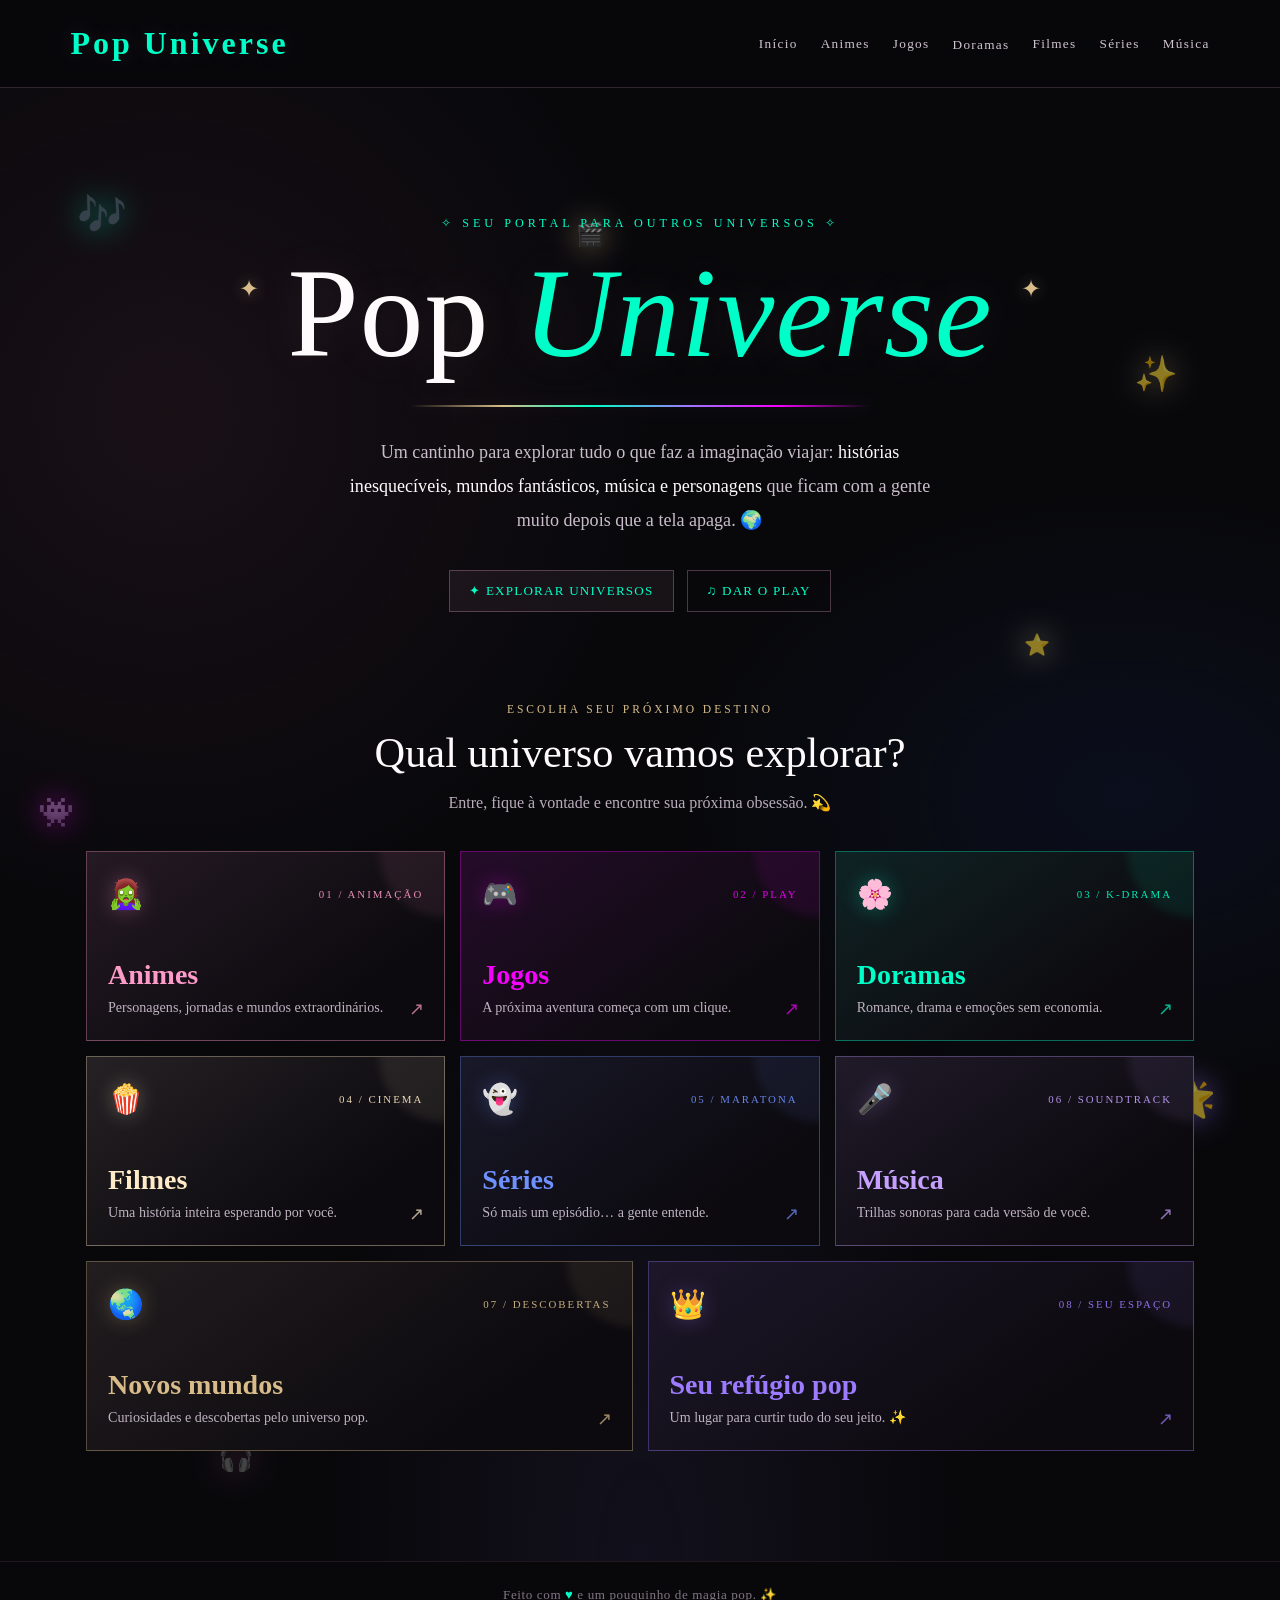
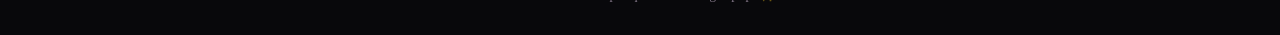
<file: index.html>
<!DOCTYPE html>
<html lang="pt-BR">
<head>
<meta charset="UTF-8">
<meta name="viewport" content="width=device-width, initial-scale=1.0">
<meta name="theme-color" content="#08080b">
<title>Pop Universe</title>

<link rel="preconnect" href="https://fonts.googleapis.com">
<link rel="preconnect" href="https://fonts.gstatic.com" crossorigin>
<link rel="stylesheet" href="Statics/css/style.css">



</head>

<body>

<header>
  <a class="logo" href="index.html" aria-label="Pop Universe — Início">
    Pop Universe
  </a>

  <nav aria-label="Navegação principal">
    <a class="menu-inicio" href="index.html" aria-current="page">Início</a>
    <a class="menu-animes" href="animes.html">Animes</a>
    <a class="menu-jogos" href="jogos.html">Jogos</a>

    <div class="menu-doramas">
      <a href="doramas.html">Doramas</a>

      <div class="generos-doramas">
        <a href="doramasromance.html">Romance</a>
        <a href="doramascomedia.html">Comédia</a>
        <a href="doramas.html#drama">Drama</a>
        <a href="doramas.html#acao">Ação</a>
        <a href="doramas.html#thriller">Thriller</a>
        <a href="doramas.html#fantasia">Fantasia</a>
        <a href="doramas.html#historico">Histórico</a>
      </div>
    </div>

    <a class="menu-filmes" href="filmes.html">Filmes</a>
    <a class="menu-series" href="series.html">Séries</a>
    <a class="menu-musica" href="musica.html">Música</a>
  </nav>
</header>

<main>

  <span class="decor d1" aria-hidden="true">🎶</span>
  <span class="decor d2" aria-hidden="true">✨</span>
  <span class="decor d3" aria-hidden="true">👾</span>
  <span class="decor d4" aria-hidden="true">🌟</span>
  <span class="decor d5" aria-hidden="true">🎧</span>
  <span class="decor d6" aria-hidden="true">⭐</span>
  <span class="decor d7" aria-hidden="true">🦄</span>
  <span class="decor d8" aria-hidden="true">🎬</span>

  <section class="intro" id="inicio" aria-labelledby="titulo-inicio">
    <p class="eyebrow">✧ seu portal para outros universos ✧</p>

    <div class="title-wrap">
      <h1 id="titulo-inicio">Pop <span>Universe</span></h1>
    </div>

    <div class="rainbow-line" aria-hidden="true"></div>

    <p class="intro-copy">
      Um cantinho para explorar tudo o que faz a imaginação viajar:
      <strong>histórias inesquecíveis, mundos fantásticos, música e personagens</strong>
      que ficam com a gente muito depois que a tela apaga. 🌍
    </p>

    <div class="intro-actions">
      <a href="#explorar">✦ explorar universos</a>
      <a href="musica.html">♫ dar o play</a>
    </div>
  </section>

  <section class="universes" id="explorar" aria-labelledby="titulo-explorar">
    <div class="section-heading">
      <p class="mini">escolha seu próximo destino</p>
      <h2 id="titulo-explorar">Qual universo vamos explorar?</h2>
      <p>Entre, fique à vontade e encontre sua próxima obsessão. 💫</p>
    </div>

    <div class="universe-grid">

      <a class="universe-card animes" href="animes.html">
        <div class="card-top">
          <span class="card-emoji">🧟‍♀️</span>
          <span class="card-index">01 / ANIMAÇÃO</span>
        </div>
        <div>
          <h3>Animes</h3>
          <p>Personagens, jornadas e mundos extraordinários.</p>
        </div>
        <span class="card-arrow">↗</span>
      </a>

      <a class="universe-card jogos" href="jogos.html">
        <div class="card-top">
          <span class="card-emoji">🎮</span>
          <span class="card-index">02 / PLAY</span>
        </div>
        <div>
          <h3>Jogos</h3>
          <p>A próxima aventura começa com um clique.</p>
        </div>
        <span class="card-arrow">↗</span>
      </a>

      <a class="universe-card doramas" href="doramas.html">
        <div class="card-top">
          <span class="card-emoji">🌸</span>
          <span class="card-index">03 / K-DRAMA</span>
        </div>
        <div>
          <h3>Doramas</h3>
          <p>Romance, drama e emoções sem economia.</p>
        </div>
        <span class="card-arrow">↗</span>
      </a>

      <a class="universe-card filmes" href="filmes.html">
        <div class="card-top">
          <span class="card-emoji">🍿</span>
          <span class="card-index">04 / CINEMA</span>
        </div>
        <div>
          <h3>Filmes</h3>
          <p>Uma história inteira esperando por você.</p>
        </div>
        <span class="card-arrow">↗</span>
      </a>

      <a class="universe-card series" href="series.html">
        <div class="card-top">
          <span class="card-emoji">👻</span>
          <span class="card-index">05 / MARATONA</span>
        </div>
        <div>
          <h3>Séries</h3>
          <p>Só mais um episódio… a gente entende.</p>
        </div>
        <span class="card-arrow">↗</span>
      </a>

      <a class="universe-card musica" href="musica.html">
        <div class="card-top">
          <span class="card-emoji">🎤</span>
          <span class="card-index">06 / SOUNDTRACK</span>
        </div>
        <div>
          <h3>Música</h3>
          <p>Trilhas sonoras para cada versão de você.</p>
        </div>
        <span class="card-arrow">↗</span>
      </a>

      <a class="universe-card extras" href="index.html#explorar">
        <div class="card-top">
          <span class="card-emoji">🌏</span>
          <span class="card-index">07 / DESCOBERTAS</span>
        </div>
        <div>
          <h3>Novos mundos</h3>
          <p>Curiosidades e descobertas pelo universo pop.</p>
        </div>
        <span class="card-arrow">↗</span>
      </a>

      <a class="universe-card comunidade" href="index.html#inicio">
        <div class="card-top">
          <span class="card-emoji">👑</span>
          <span class="card-index">08 / SEU ESPAÇO</span>
        </div>
        <div>
          <h3>Seu refúgio pop</h3>
          <p>Um lugar para curtir tudo do seu jeito. ✨</p>
        </div>
        <span class="card-arrow">↗</span>
      </a>

    </div>
  </section>

</main>

<footer>
  Feito com <span>♥</span> e um pouquinho de magia pop. ✨
</footer>

</body>
</html>
</file>
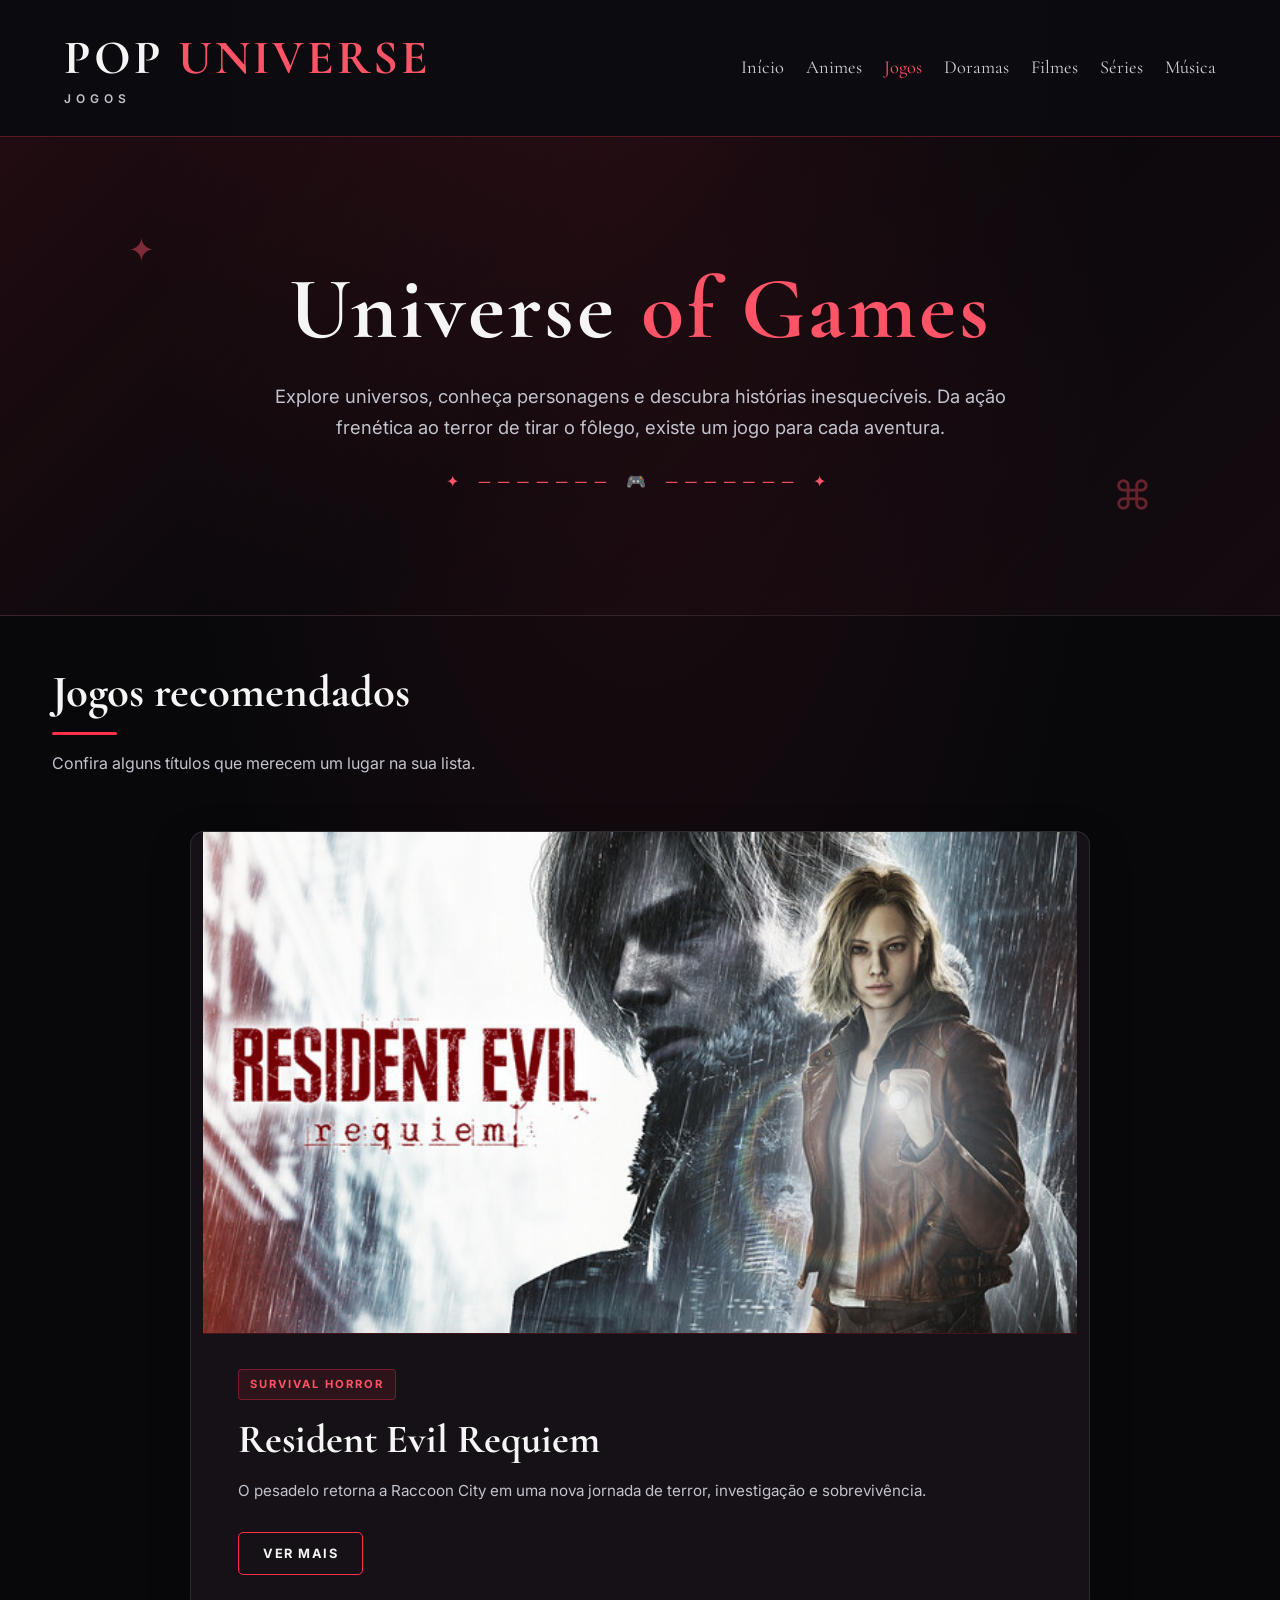
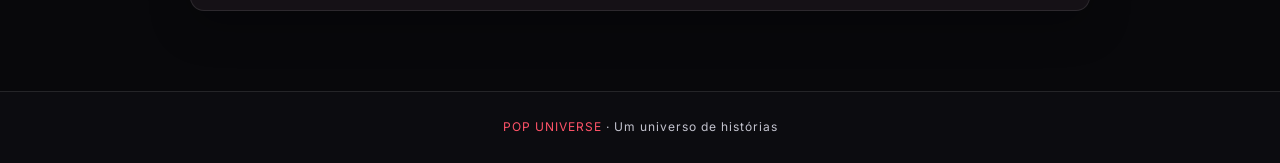
<file: Jogos/jogos.html>
<!DOCTYPE html>
<html lang="pt-BR">

<head>
    <meta charset="UTF-8">
    <meta name="viewport" content="width=device-width, initial-scale=1.0">

    <title>Jogos | Pop Universe</title>

    <!-- Bootstrap 5.3 -->
    <link
        href="https://cdn.jsdelivr.net/npm/bootstrap@5.3.3/dist/css/bootstrap.min.css"
        rel="stylesheet"
    >

    <!-- Fontes -->
    <link rel="preconnect" href="https://fonts.googleapis.com">
    <link rel="preconnect" href="https://fonts.gstatic.com" crossorigin>
    <link
        href="https://fonts.googleapis.com/css2?family=Cormorant+Garamond:wght@400;500;600;700&family=Inter:wght@400;500;600;700&display=swap"
        rel="stylesheet"
    >

    <style>
        /* ===== CONFIGURAÇÕES GERAIS ===== */

        :root {
            --background: #08080b;
            --surface: #151116;
            --surface-hover: #20151b;
            --text: #f5f5f5;
            --muted: #c3c3ce;
            --red: #ff3048;
            --red-light: #ff5368;
            --border: rgba(255, 255, 255, 0.10);
        }

        * {
            box-sizing: border-box;
        }

        html {
            scroll-behavior: smooth;
        }

        body {
            margin: 0;
            min-height: 100vh;
            background:
                radial-gradient(
                    ellipse at top,
                    rgba(255, 48, 72, 0.10),
                    transparent 55%
                ),
                var(--background);
            color: var(--text);
            font-family: 'Inter', sans-serif;
            line-height: 1.7;
        }

        /* ===== CABEÇALHO ===== */

        header {
            padding: 30px 5%;
            background: rgba(12, 12, 16, 0.96);
            border-bottom: 1px solid rgba(255, 48, 72, 0.35);
        }

        .header-content {
            max-width: 1400px;
            margin: 0 auto;
            display: flex;
            justify-content: space-between;
            align-items: center;
            flex-wrap: wrap;
            gap: 20px;
        }

        header h1 {
            margin: 0;
            color: var(--text);
            font-family: 'Cormorant Garamond', serif;
            font-size: clamp(2rem, 4vw, 3rem);
            font-weight: 700;
            letter-spacing: 3px;
            text-transform: uppercase;
        }

        header h1 span {
            color: var(--red-light);
        }

        header h2 {
            margin: 4px 0 0;
            color: var(--muted);
            font-size: 0.75rem;
            font-weight: 600;
            letter-spacing: 5px;
            text-transform: uppercase;
        }

        /* ===== NAVEGAÇÃO ===== */

        .site-nav {
            display: flex;
            align-items: center;
            flex-wrap: wrap;
            gap: 22px;
        }

        .site-nav a {
            color: #d0d0d8;
            text-decoration: none;
            font-family: 'Cormorant Garamond', serif;
            font-size: 1.15rem;
            transition: color 0.25s ease;
        }

        .site-nav a:hover,
        .site-nav a:focus-visible,
        .site-nav a[aria-current="page"] {
            color: var(--red-light);
        }

        /* ===== BANNER PRINCIPAL ===== */

        .hero {
            position: relative;
            overflow: hidden;
            padding: clamp(65px, 10vw, 120px) 20px;
            text-align: center;
            background:
                linear-gradient(
                    135deg,
                    rgba(255, 48, 72, 0.10),
                    transparent 45%,
                    rgba(70, 20, 35, 0.20)
                );
            border-bottom: 1px solid var(--border);
        }

        .hero::before {
            content: "✦";
            position: absolute;
            top: 18%;
            left: 10%;
            color: rgba(255, 83, 104, 0.45);
            font-size: 2rem;
        }

        .hero::after {
            content: "⌘";
            position: absolute;
            right: 10%;
            bottom: 18%;
            color: rgba(255, 83, 104, 0.35);
            font-size: 2.5rem;
        }

        .hero h2 {
            margin-bottom: 18px;
            color: var(--text);
            font-family: 'Cormorant Garamond', serif;
            font-size: clamp(3rem, 8vw, 5.5rem);
            font-weight: 700;
            letter-spacing: 3px;
        }

        .hero h2 span {
            color: var(--red-light);
        }

        .hero p {
            max-width: 760px;
            margin: 0 auto;
            color: var(--muted);
            font-size: clamp(0.95rem, 2vw, 1.15rem);
        }

        .hero-decoration {
            margin-top: 25px;
            color: var(--red-light);
            letter-spacing: 8px;
        }

        /* ===== CONTEÚDO ===== */

        main.container {
            max-width: 1200px;
            padding-top: 50px;
            padding-bottom: 80px;
        }

        /* ===== TÍTULO DAS RECOMENDAÇÕES ===== */

        .jogos-recomendados {
            margin-bottom: 30px;
        }

        .jogos-recomendados h2 {
            margin-bottom: 12px;
            color: var(--text);
            font-family: 'Cormorant Garamond', serif;
            font-size: clamp(2rem, 4vw, 2.8rem);
            font-weight: 700;
        }

        .titulo-detalhe {
            width: 65px;
            height: 3px;
            background: var(--red);
            border-radius: 10px;
        }

        .section-description {
            margin-top: 15px;
            color: var(--muted);
        }

        /* ===== CARD DOS JOGOS ===== */

        .game-card {
                        width: 100%;
                        max-width: 900px;
                        margin-left: auto;
                        margin-right: auto;
                        height: 100%;
                        overflow: hidden;
                        background: var(--surface);
                        color: var(--text);
                        border: 1px solid var(--border);
                        border-radius: 14px;
                        box-shadow: 0 15px 40px rgba(0, 0, 0, 0.25);
                        transition:
                            transform 0.3s ease,
                            border-color 0.3s ease,
                            box-shadow 0.3s ease;
}
        .game-card:hover {
            transform: translateY(-5px);
            background: var(--surface-hover);
            border-color: rgba(255, 48, 72, 0.65);
            box-shadow: 0 18px 45px rgba(255, 48, 72, 0.10);
        }

        /* ===== IMAGEM DO JOGO ===== */

                .game-card > .game-image {

                                            display: block;
                                            width: 100%;
                                            max-width: 980px;
                                            height: auto;
                                            object-fit: contain;
                                            margin: 0 auto;
                                            background: #08080b;
                                            border-bottom: 1px solid rgba(255, 48, 72, 0.25);
            }

        

        .game-card .card-body {
            padding: clamp(22px, 4vw, 35px);
        }

        .game-tag {
            display: inline-block;
            margin-bottom: 15px;
            padding: 5px 11px;
            color: var(--red-light);
            background: rgba(255, 48, 72, 0.10);
            border: 1px solid rgba(255, 48, 72, 0.35);
            border-radius: 4px;
            font-size: 0.7rem;
            font-weight: 700;
            letter-spacing: 2px;
            text-transform: uppercase;
        }

        .game-card .card-title {
            margin-bottom: 15px;
            color: var(--text);
            font-family: 'Cormorant Garamond', serif;
            font-size: clamp(1.8rem, 4vw, 2.5rem);
            font-weight: 700;
        }

        .game-card .card-text {
            color: var(--muted);
            font-size: 0.95rem;
        }

        /* ===== BOTÃO BOOTSTRAP PERSONALIZADO ===== */

        .btn-requiem {
            margin-top: 12px;
            padding: 11px 24px;
            color: var(--text);
            background: transparent;
            border: 1px solid var(--red);
            border-radius: 5px;
            font-size: 0.8rem;
            font-weight: 700;
            letter-spacing: 1.5px;
            text-transform: uppercase;
            transition:
                background 0.25s ease,
                color 0.25s ease,
                box-shadow 0.25s ease;
        }

        .btn-requiem:hover,
        .btn-requiem:active {
            color: #fff;
            background: var(--red);
            border-color: var(--red);
            box-shadow: 0 0 22px rgba(255, 48, 72, 0.25);
        }

        .btn-requiem:focus-visible {
            color: #fff;
            background: var(--red);
            outline: 2px solid white;
            outline-offset: 4px;
            box-shadow: none;
        }

        /* ===== COLLAPSE ===== */

        .game-details {
            margin-top: 25px;
            padding: 22px;
            background: rgba(0, 0, 0, 0.25);
            border-left: 3px solid var(--red);
            border-radius: 0 6px 6px 0;
        }

        .game-details p {
            margin: 0;
            color: var(--muted);
            font-size: 0.92rem;
            line-height: 1.9;
        }

        /* ===== RODAPÉ ===== */

        footer {
            padding: 25px 20px;
            color: var(--muted);
            background: #0c0c10;
            border-top: 1px solid var(--border);
            text-align: center;
            font-size: 0.75rem;
            letter-spacing: 1px;
        }

        footer p {
            margin: 0;
        }

        footer span {
            color: var(--red-light);
        }

        /* ===== RESPONSIVIDADE ===== */

        @media (max-width: 768px) {
            .header-content {
                justify-content: center;
                text-align: center;
            }

            .site-nav {
                justify-content: center;
                gap: 12px 20px;
            }

            .hero::before {
                left: 4%;
            }

            .hero::after {
                right: 4%;
            }
        }

        @media (max-width: 576px) {
            header {
                padding: 25px 16px;
            }

            .site-nav a {
                font-size: 1rem;
            }

            main.container {
                padding-top: 35px;
                padding-bottom: 50px;
            }

            .game-card .card-body {
                padding: 22px;
            }

            .game-details {
                padding: 17px;
            }
        }

        /* ===== ACESSIBILIDADE ===== */

        @media (prefers-reduced-motion: reduce) {
            html {
                scroll-behavior: auto;
            }

            *,
            *::before,
            *::after {
                transition-duration: 0.01ms !important;
                animation-duration: 0.01ms !important;
            }
        }
    </style>
</head>

<body>

    <!-- CABEÇALHO -->
    <header>
        <div class="header-content">

            <div class="brand">
                <h1>Pop <span>Universe</span></h1>
                <h2>Jogos</h2>
            </div>

            <nav class="site-nav" aria-label="Navegação principal">
                <a href="../index.html">Início</a>
                <a href="../Animes/animes.html">Animes</a>
                <a href="jogos.html" aria-current="page">Jogos</a>
                <a href="../Doramas/Doramas/doramas.html">Doramas</a>
                <a href="../Filmes/filmes.html">Filmes</a>
                <a href="../Series/series.html">Séries</a>
                <a href="../Musica/musica.html">Música</a>
            </nav>

        </div>
    </header>

    <!-- BANNER -->
    <section class="hero" aria-labelledby="titulo-jogos">
        <h2 id="titulo-jogos">Universe <span>of Games</span></h2>

        <p>
            Explore universos, conheça personagens e descubra histórias
            inesquecíveis. Da ação frenética ao terror de tirar o fôlego,
            existe um jogo para cada aventura.
        </p>

        <div class="hero-decoration" aria-hidden="true">
            ✦ ─────── 🎮 ─────── ✦
        </div>
    </section>

    <!-- CONTEÚDO PRINCIPAL -->
    <main class="container">

        <!-- TÍTULO DAS RECOMENDAÇÕES -->
        <section aria-labelledby="titulo-recomendados">

            <div class="jogos-recomendados">
                <h2 id="titulo-recomendados">Jogos recomendados</h2>
                <div class="titulo-detalhe"></div>

                <p class="section-description">
                    Confira alguns títulos que merecem um lugar na sua lista.
                </p>
            </div>

            <!-- GRID RESPONSIVO DO BOOTSTRAP -->
            <div class="row g-4">

                <!-- RESIDENT EVIL REQUIEM -->
                    <div class="col-12 d-flex justify-content-center"></div>
                    <article class="card game-card">

                        <!-- IMAGEM DO JOGO -->
                        <img
                  
                            src="./imagens/resident-evil-requiem.jpg.jpg"
                            class="game-image"
                            alt="Arte promocional de Resident Evil Requiem"
                            loading="lazy"
    >

                        <div class="card-body">

                            <span class="game-tag">
                                Survival Horror
                            </span>

                            <h3 class="card-title">
                                Resident Evil Requiem
                            </h3>

                            <p class="card-text">
                                O pesadelo retorna a Raccoon City em uma
                                nova jornada de terror, investigação
                                e sobrevivência.
                            </p>

                            <button
                                class="btn btn-requiem"
                                type="button"
                                data-bs-toggle="collapse"
                                data-bs-target="#detalhesRequiem"
                                aria-expanded="false"
                                aria-controls="detalhesRequiem">
                                Ver mais
                            </button>

                            <div
                                class="collapse game-details"
                                id="detalhesRequiem">

                                <p>
                                    Desenvolvido pela Capcom, Resident Evil
                                    Requiem acompanha Grace Ashcroft,
                                    analista do FBI, e Leon S. Kennedy,
                                    agente veterano, em uma jornada marcada
                                    por mistérios, criaturas aterrorizantes
                                    e segredos ligados ao incidente de
                                    Raccoon City.
                                </p>

                            </div>

                        </div>
                    </article>
                </div>

                <!-- OUTROS JOGOS PODEM SER ADICIONADOS AQUI -->

            </div>
        </section>
    </main>

    <!-- RODAPÉ -->
    <footer>
        <p>
            <span>POP UNIVERSE</span> · Um universo de histórias
        </p>
    </footer>

    <!-- Bootstrap JavaScript Bundle: necessário para o Collapse -->
    <script src="https://cdn.jsdelivr.net/npm/bootstrap@5.3.3/dist/js/bootstrap.bundle.min.js"></script>

</body>
</html>
</file>
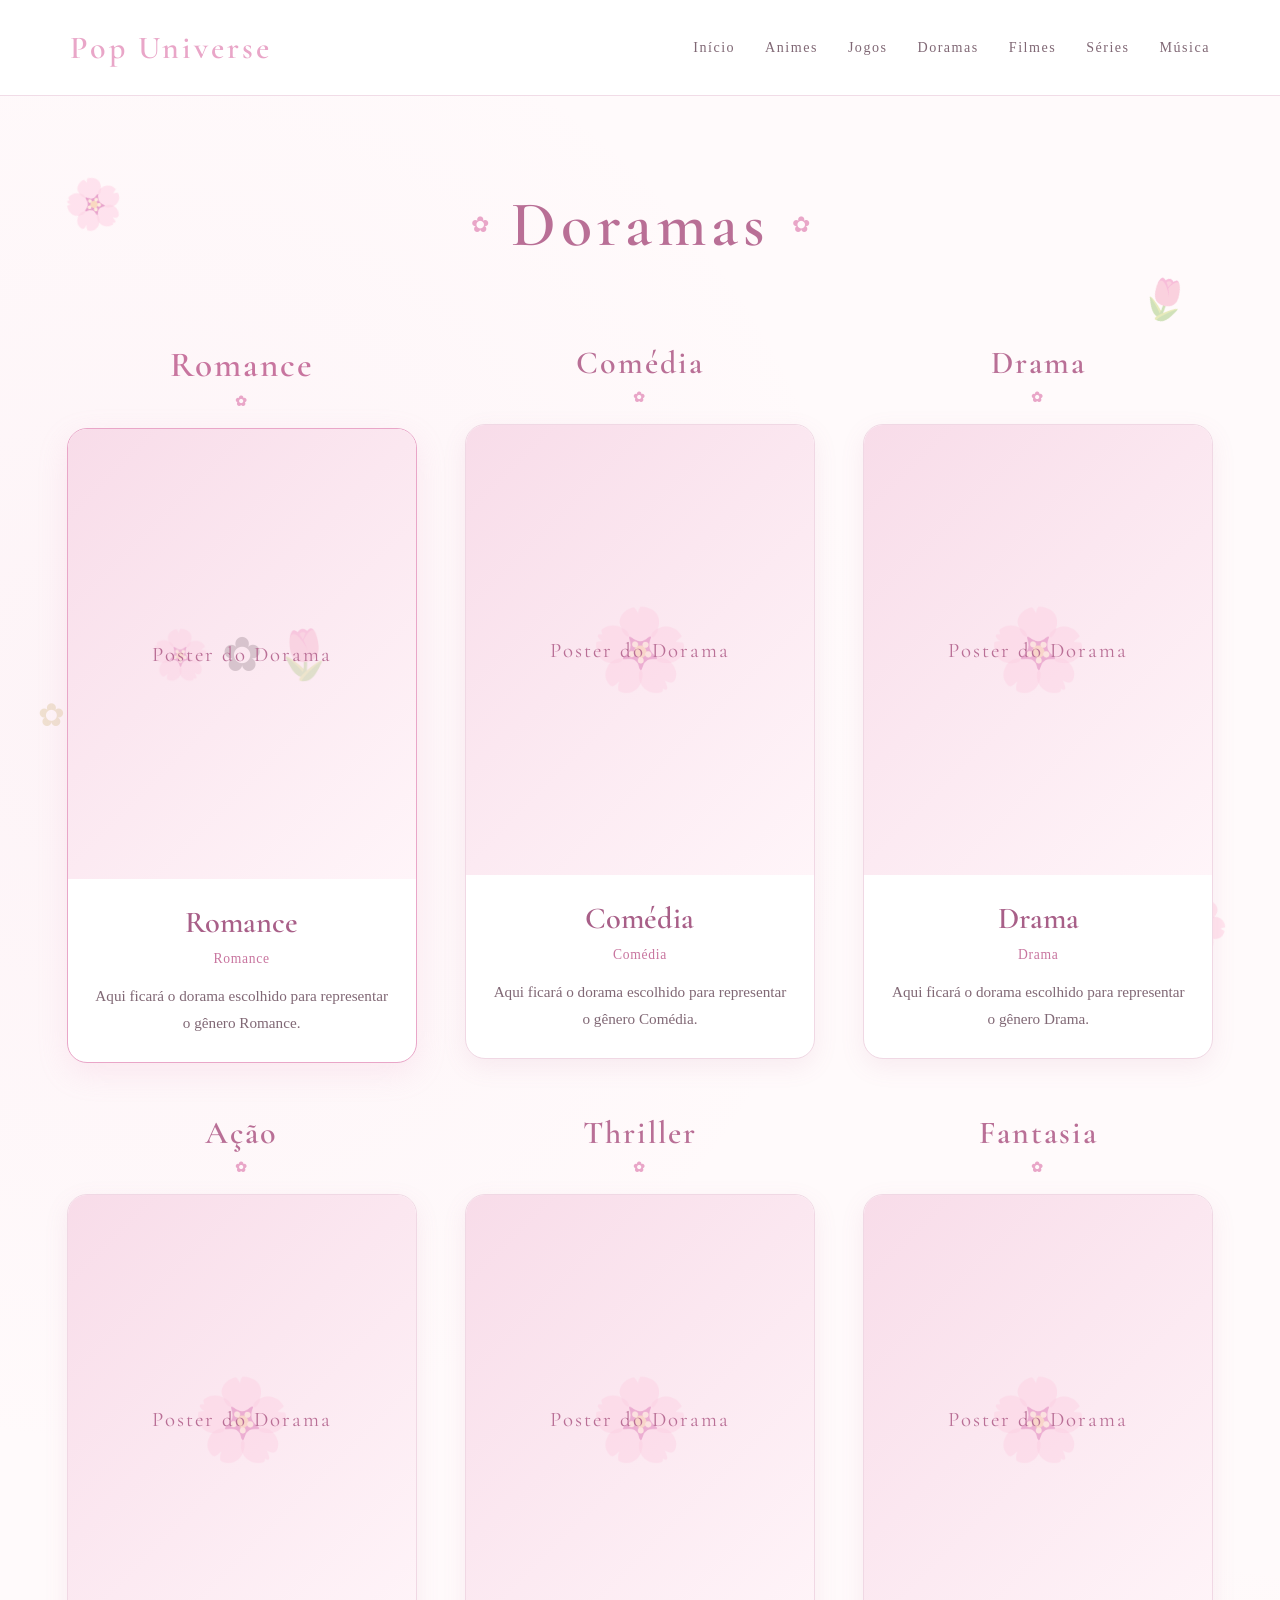
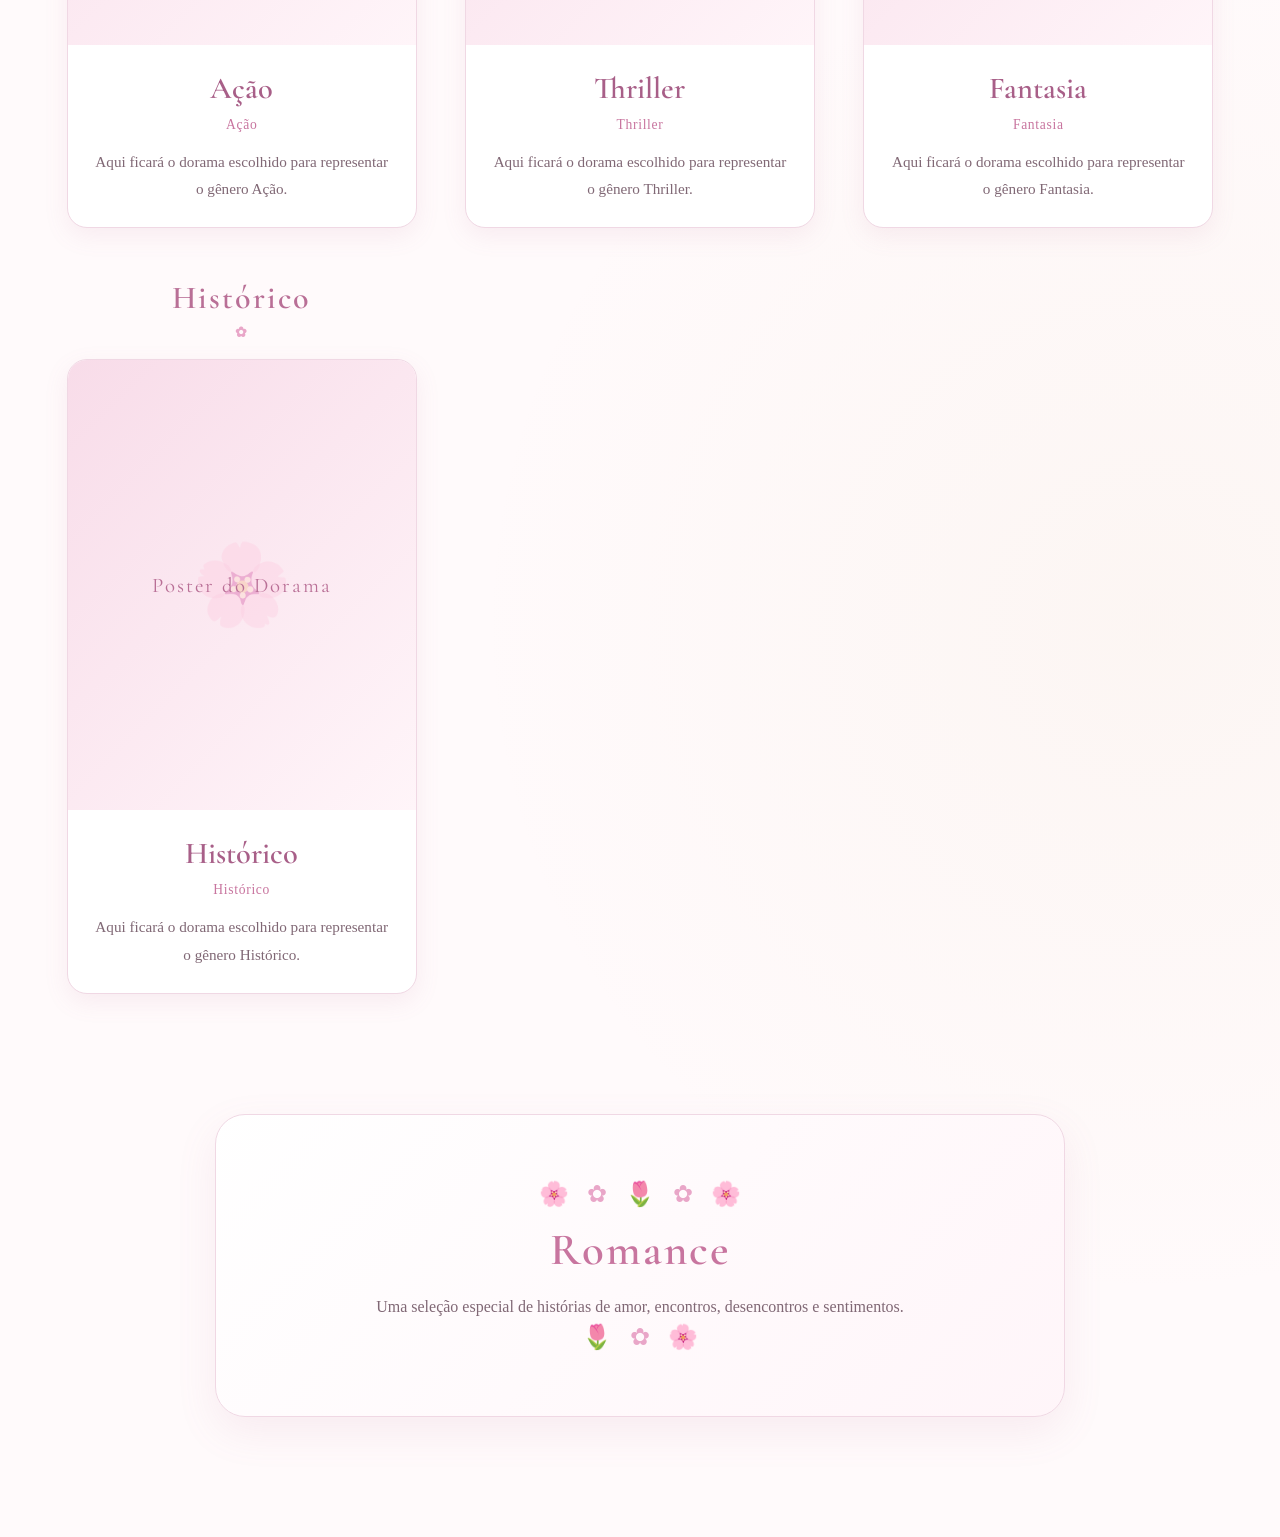
<file: Doramas/Doramas/doramas.html>
<!DOCTYPE html>
<html lang="pt-BR">

<head>

    <meta charset="UTF-8">
    <meta name="viewport" content="width=device-width, initial-scale=1.0">

    <title>Doramas | Pop Universe</title>

    <link rel="preconnect" href="https://fonts.googleapis.com">

    <link rel="preconnect" href="https://fonts.gstatic.com" crossorigin>

    <link
        href="https://fonts.googleapis.com/css2?family=Cormorant+Garamond:wght@400;500;600;700&family=Playfair+Display:wght@400;500;600&display=swap"
        rel="stylesheet"
    >


    <style>


        /* =========================================================
           CONFIGURAÇÕES GERAIS
        ========================================================= */

        * {
            margin: 0;
            padding: 0;
            box-sizing: border-box;
        }


        html {
            scroll-behavior: smooth;
        }


        body {
            background: #fffafb;
            color: #5a4650;
            font-family: Georgia, 'Times New Roman', serif;
            overflow-x: hidden;
        }


        /* =========================================================
           HEADER
        ========================================================= */

        header {
            width: 100%;
            padding: 28px 70px;
            background: rgba(255, 255, 255, 0.96);
            border-bottom: 1px solid #f1dce7;

            display: flex;
            align-items: center;
            justify-content: space-between;

            position: relative;
            z-index: 1000;
        }


        .logo {
            color: #e9a6c8;
            font-family: 'Cormorant Garamond', Georgia, serif;
            font-size: 2rem;
            font-weight: 600;
            letter-spacing: 3px;
            text-decoration: none;
        }


        nav {
            display: flex;
            align-items: center;
            gap: 30px;
        }


        nav > a,
        .menu-doramas > a {
            color: #806875;
            text-decoration: none;
            font-size: 0.88rem;
            letter-spacing: 1.5px;
            transition: 0.3s ease;
        }


        nav > a:hover,
        .menu-doramas > a:hover {
            color: #e9a6c8;
        }


        /* =========================================================
           MENU DROPDOWN DOS GÊNEROS
        ========================================================= */

        .menu-doramas {
            position: relative;
            display: flex;
            align-items: center;
        }


        .menu-doramas > a {
            display: block;
        }


        .generos-doramas {
            position: absolute;

            top: 100%;
            left: 50%;

            transform:
                translateX(-50%)
                translateY(8px);

            min-width: 190px;
            padding: 14px 0;

            background: rgba(255, 255, 255, 0.98);

            border: 1px solid #f0cbdc;
            border-radius: 12px;

            box-shadow:
                0 12px 30px rgba(185, 111, 150, 0.18),
                0 0 18px rgba(233, 166, 200, 0.12);

            opacity: 0;
            visibility: hidden;
            pointer-events: none;

            transition:
                opacity 0.3s ease,
                transform 0.3s ease,
                visibility 0.3s ease;

            z-index: 1000;
        }


        .generos-doramas::before {
            content: "";

            position: absolute;

            top: -6px;
            left: 50%;

            width: 11px;
            height: 11px;

            transform:
                translateX(-50%)
                rotate(45deg);

            background: #ffffff;

            border-left: 1px solid #f0cbdc;
            border-top: 1px solid #f0cbdc;
        }


        .generos-doramas a {
            display: block;

            padding: 9px 22px;

            color: #8b6878;

            font-family: Georgia, 'Times New Roman', serif;

            font-size: 0.88rem;

            letter-spacing: 1px;

            text-decoration: none;

            white-space: nowrap;

            transition: 0.25s ease;
        }


        .generos-doramas a:hover {
            color: #c8759f;

            background: rgba(233, 166, 200, 0.12);

            text-shadow:
                0 0 8px rgba(233, 166, 200, 0.35);
        }


        .menu-doramas:hover .generos-doramas,
        .menu-doramas:focus-within .generos-doramas {
            opacity: 1;
            visibility: visible;
            pointer-events: auto;

            transform:
                translateX(-50%)
                translateY(0);
        }


        /* =========================================================
           PÁGINA DOS DORAMAS
        ========================================================= */

        .pagina-doramas {
            position: relative;

            min-height: 100vh;

            padding: 90px 60px 120px;

            background:

                radial-gradient(
                    circle at 10% 20%,
                    rgba(233, 166, 200, 0.08),
                    transparent 28%
                ),

                radial-gradient(
                    circle at 90% 70%,
                    rgba(216, 189, 138, 0.07),
                    transparent 28%
                ),

                #fffafb;
        }


        /* =========================================================
           FLORES DECORATIVAS
        ========================================================= */

        .flor {
            position: absolute;

            color: #e9a6c8;

            opacity: 0.35;

            pointer-events: none;

            user-select: none;
        }


        .flor-1 {
            top: 80px;
            left: 5%;

            font-size: 3rem;

            transform: rotate(-15deg);
        }


        .flor-2 {
            top: 180px;
            right: 7%;

            font-size: 2.5rem;

            transform: rotate(18deg);
        }


        .flor-3 {
            top: 600px;
            left: 3%;

            font-size: 2rem;

            color: #d8bd8a;
        }


        .flor-4 {
            top: 800px;
            right: 4%;

            font-size: 3rem;

            transform: rotate(25deg);
        }


        /* =========================================================
           TÍTULO PRINCIPAL
        ========================================================= */

        .titulo-doramas {
            text-align: center;

            margin-bottom: 80px;

            display: flex;
            justify-content: center;
            align-items: center;

            gap: 22px;
        }


        .titulo-doramas h2 {
            font-family:
                'Cormorant Garamond',
                Georgia,
                serif;

            font-size: 4rem;

            font-weight: 600;

            letter-spacing: 5px;

            color: #b96f96;
        }


        .titulo-doramas span {
            color: #e9a6c8;

            font-size: 1.4rem;
        }


        /* =========================================================
           LISTA DOS GÊNEROS
        ========================================================= */

        .lista-doramas {
            max-width: 1250px;

            margin: 0 auto;

            display: grid;

            grid-template-columns:
                repeat(3, 1fr);

            gap: 50px 35px;
        }


        /* =========================================================
           CADA GÊNERO
        ========================================================= */

        .genero-dorama {
            text-align: center;

            position: relative;
        }


        .genero-dorama h3 {
            font-family:
                'Cormorant Garamond',
                Georgia,
                serif;

            font-size: 2rem;

            font-weight: 600;

            color: #b96f96;

            letter-spacing: 2px;

            margin-bottom: 18px;
        }


        .genero-dorama h3::after {
            content: "✿";

            display: block;

            color: #e9a6c8;

            font-size: 0.9rem;

            margin-top: 7px;
        }


        /* =========================================================
           CARD DO DORAMA
        ========================================================= */

        .dorama-card {
            background: #ffffff;

            border: 1px solid #f0d8e4;

            border-radius: 20px;

            overflow: hidden;

            box-shadow:
                0 8px 25px
                rgba(185, 111, 150, 0.10);

            transition:
                transform 0.35s ease,
                box-shadow 0.35s ease;

            max-width: 350px;

            margin: 0 auto;
        }


        .dorama-card:hover {
            transform: translateY(-8px);

            box-shadow:
                0 18px 35px
                rgba(185, 111, 150, 0.18);
        }


        /* =========================================================
           POSTER
        ========================================================= */

        .poster {
            height: 450px;

            background:
                linear-gradient(
                    135deg,
                    #f8dce9,
                    #fff5f9
                );

            display: flex;

            justify-content: center;
            align-items: center;

            position: relative;

            overflow: hidden;
        }


        .poster::before {
            content: "🌸";

            position: absolute;

            font-size: 5rem;

            opacity: 0.25;
        }


        .poster span {
            font-family:
                'Cormorant Garamond',
                Georgia,
                serif;

            color: #b96f96;

            font-size: 1.3rem;

            letter-spacing: 2px;

            z-index: 1;
        }


        /* =========================================================
           INFORMAÇÕES DO CARD
        ========================================================= */

        .info-dorama {
            padding: 25px;
        }


        .info-dorama h4 {
            font-family:
                'Cormorant Garamond',
                Georgia,
                serif;

            font-size: 1.9rem;

            font-weight: 600;

            color: #a85f88;

            margin-bottom: 10px;
        }


        .generos {
            color: #c8759f;

            font-size: 0.85rem;

            letter-spacing: 0.7px;

            margin-bottom: 15px;
        }


        .descricao {
            color: #806875;

            font-size: 0.95rem;

            line-height: 1.8;
        }


        /* =========================================================
           ROMANCE — MAIS FLORAL E DELICADO
        ========================================================= */

        .genero-romance h3 {
            color: #c8759f;

            font-size: 2.2rem;
        }


        .genero-romance .dorama-card {
            border-color: #e9a6c8;

            box-shadow:
                0 10px 30px
                rgba(233, 166, 200, 0.18);
        }


        .genero-romance .poster::before {
            content: "🌸  ✿  🌷";

            font-size: 3rem;

            opacity: 0.22;
        }


        /* =========================================================
           SEÇÃO ESPECIAL DE ROMANCE
        ========================================================= */

        .romance {
            max-width: 850px;

            margin: 120px auto 0;

            padding: 65px 50px;

            text-align: center;

            background:
                linear-gradient(
                    135deg,
                    rgba(255,255,255,0.96),
                    rgba(255,245,249,0.96)
                );

            border: 1px solid #f0d8e4;

            border-radius: 30px;

            box-shadow:
                0 15px 40px
                rgba(185, 111, 150, 0.10);
        }


        .romance h3 {
            font-family:
                'Cormorant Garamond',
                Georgia,
                serif;

            color: #c8759f;

            font-size: 2.8rem;

            font-weight: 600;

            letter-spacing: 2px;

            margin: 15px 0;
        }


        .romance p {
            color: #806875;

            font-size: 1rem;

            line-height: 1.9;

            max-width: 650px;

            margin: 0 auto;
        }


        .romance-flores {
            display: flex;

            justify-content: center;

            align-items: center;

            gap: 18px;

            color: #e9a6c8;

            font-size: 1.5rem;
        }


        /* =========================================================
           RESPONSIVIDADE
        ========================================================= */

        @media (max-width: 1000px) {

            header {
                padding: 25px 35px;
            }


            nav {
                gap: 18px;
            }


            .pagina-doramas {
                padding-left: 30px;
                padding-right: 30px;
            }


            .lista-doramas {
                grid-template-columns:
                    repeat(2, 1fr);
            }

        }


        @media (max-width: 700px) {

            header {
                flex-direction: column;

                gap: 20px;

                padding: 25px 20px;
            }


            nav {
                flex-wrap: wrap;

                justify-content: center;

                gap: 15px;
            }


            .titulo-doramas h2 {
                font-size: 3rem;
            }


            .lista-doramas {
                grid-template-columns: 1fr;
            }


            .pagina-doramas {
                padding:
                    60px 20px 90px;
            }


            .romance {
                padding:
                    45px 25px;
            }

        }

    </style>

</head>


<body>


    <!-- =========================================================
         HEADER
    ========================================================= -->

    <header>

        <a href="index.html" class="logo">
            Pop Universe
        </a>


        <nav>

            <a href="index.html">
                Início
            </a>


            <a href="animes.html">
                Animes
            </a>


            <a href="jogos.html">
                Jogos
            </a>


            <!-- DROPDOWN DORAMAS -->

            <div class="menu-doramas">

                <a href="doramas.html">
                    Doramas
                </a>


                <div class="generos-doramas">


                    <!-- ROMANCE -->

                    <a href="doramasromance.html">
                        Romance
                    </a>


                    <!-- COMÉDIA -->

                    <a href="doramascomedia.html">
                        Comédia
                    </a>


                    <!-- DRAMA -->

                    <a href="#drama">
                        Drama
                    </a>


                    <!-- AÇÃO -->

                    <a href="#acao">
                        Ação
                    </a>


                    <!-- THRILLER -->

                    <a href="#thriller">
                        Thriller
                    </a>


                    <!-- FANTASIA -->

                    <a href="#fantasia">
                        Fantasia
                    </a>


                    <!-- HISTÓRICO -->

                    <a href="#historico">
                        Histórico
                    </a>


                </div>

            </div>


            <a href="filmes.html">
                Filmes
            </a>


            <a href="series.html">
                Séries
            </a>


            <a href="musica.html">
                Música
            </a>


        </nav>

    </header>


    <!-- =========================================================
         PÁGINA DOS DORAMAS
    ========================================================= -->

    <main class="pagina-doramas">


        <!-- FLORES -->

        <div class="flor flor-1">
            🌸
        </div>


        <div class="flor flor-2">
            🌷
        </div>


        <div class="flor flor-3">
            ✿
        </div>


        <div class="flor flor-4">
            🌸
        </div>


        <!-- TÍTULO -->

        <div class="titulo-doramas">

            <span>✿</span>

            <h2>
                Doramas
            </h2>

            <span>✿</span>

        </div>


        <!-- =====================================================
             GÊNEROS
        ====================================================== -->

        <section class="lista-doramas">


            <!-- ================= ROMANCE ================= -->

            <article
                class="genero-dorama genero-romance"
                id="romance"
            >

                <h3>
                    Romance
                </h3>


                <div class="dorama-card">

                    <div class="poster">

                        <span>
                            Poster do Dorama
                        </span>

                    </div>


                    <div class="info-dorama">

                        <h4>
                            Romance
                        </h4>


                        <div class="generos">
                            Romance
                        </div>


                        <p class="descricao">
                            Aqui ficará o dorama escolhido
                            para representar o gênero Romance.
                        </p>


                    </div>

                </div>


            </article>


            <!-- ================= COMÉDIA ================= -->

            <article
                class="genero-dorama"
                id="comedia"
            >

                <h3>
                    Comédia
                </h3>


                <div class="dorama-card">

                    <div class="poster">

                        <span>
                            Poster do Dorama
                        </span>

                    </div>


                    <div class="info-dorama">

                        <h4>
                            Comédia
                        </h4>


                        <div class="generos">
                            Comédia
                        </div>


                        <p class="descricao">
                            Aqui ficará o dorama escolhido
                            para representar o gênero Comédia.
                        </p>


                    </div>

                </div>


            </article>


            <!-- ================= DRAMA ================= -->

            <article
                class="genero-dorama"
                id="drama"
            >

                <h3>
                    Drama
                </h3>


                <div class="dorama-card">

                    <div class="poster">

                        <span>
                            Poster do Dorama
                        </span>

                    </div>


                    <div class="info-dorama">

                        <h4>
                            Drama
                        </h4>


                        <div class="generos">
                            Drama
                        </div>


                        <p class="descricao">
                            Aqui ficará o dorama escolhido
                            para representar o gênero Drama.
                        </p>


                    </div>

                </div>


            </article>


            <!-- ================= AÇÃO ================= -->

            <article
                class="genero-dorama"
                id="acao"
            >

                <h3>
                    Ação
                </h3>


                <div class="dorama-card">

                    <div class="poster">

                        <span>
                            Poster do Dorama
                        </span>

                    </div>


                    <div class="info-dorama">

                        <h4>
                            Ação
                        </h4>


                        <div class="generos">
                            Ação
                        </div>


                        <p class="descricao">
                            Aqui ficará o dorama escolhido
                            para representar o gênero Ação.
                        </p>


                    </div>

                </div>


            </article>


            <!-- ================= THRILLER ================= -->

            <article
                class="genero-dorama"
                id="thriller"
            >

                <h3>
                    Thriller
                </h3>


                <div class="dorama-card">

                    <div class="poster">

                        <span>
                            Poster do Dorama
                        </span>

                    </div>


                    <div class="info-dorama">

                        <h4>
                            Thriller
                        </h4>


                        <div class="generos">
                            Thriller
                        </div>


                        <p class="descricao">
                            Aqui ficará o dorama escolhido
                            para representar o gênero Thriller.
                        </p>


                    </div>

                </div>


            </article>


            <!-- ================= FANTASIA ================= -->

            <article
                class="genero-dorama"
                id="fantasia"
            >

                <h3>
                    Fantasia
                </h3>


                <div class="dorama-card">

                    <div class="poster">

                        <span>
                            Poster do Dorama
                        </span>

                    </div>


                    <div class="info-dorama">

                        <h4>
                            Fantasia
                        </h4>


                        <div class="generos">
                            Fantasia
                        </div>


                        <p class="descricao">
                            Aqui ficará o dorama escolhido
                            para representar o gênero Fantasia.
                        </p>


                    </div>

                </div>


            </article>


            <!-- ================= HISTÓRICO ================= -->

            <article
                class="genero-dorama"
                id="historico"
            >

                <h3>
                    Histórico
                </h3>


                <div class="dorama-card">

                    <div class="poster">

                        <span>
                            Poster do Dorama
                        </span>

                    </div>


                    <div class="info-dorama">

                        <h4>
                            Histórico
                        </h4>


                        <div class="generos">
                            Histórico
                        </div>


                        <p class="descricao">
                            Aqui ficará o dorama escolhido
                            para representar o gênero Histórico.
                        </p>


                    </div>

                </div>


            </article>


        </section>


        <!-- =====================================================
             SEÇÃO ESPECIAL DE ROMANCE
        ====================================================== -->

        <section class="romance">


            <div class="romance-flores">

                <span>🌸</span>
                <span>✿</span>
                <span>🌷</span>
                <span>✿</span>
                <span>🌸</span>

            </div>


            <h3>
                Romance
            </h3>


            <p>
                Uma seleção especial de histórias de amor,
                encontros, desencontros e sentimentos.
            </p>


            <div class="romance-flores">

                <span>🌷</span>
                <span>✿</span>
                <span>🌸</span>

            </div>


        </section>


    </main>


</body>

</html>
</file>
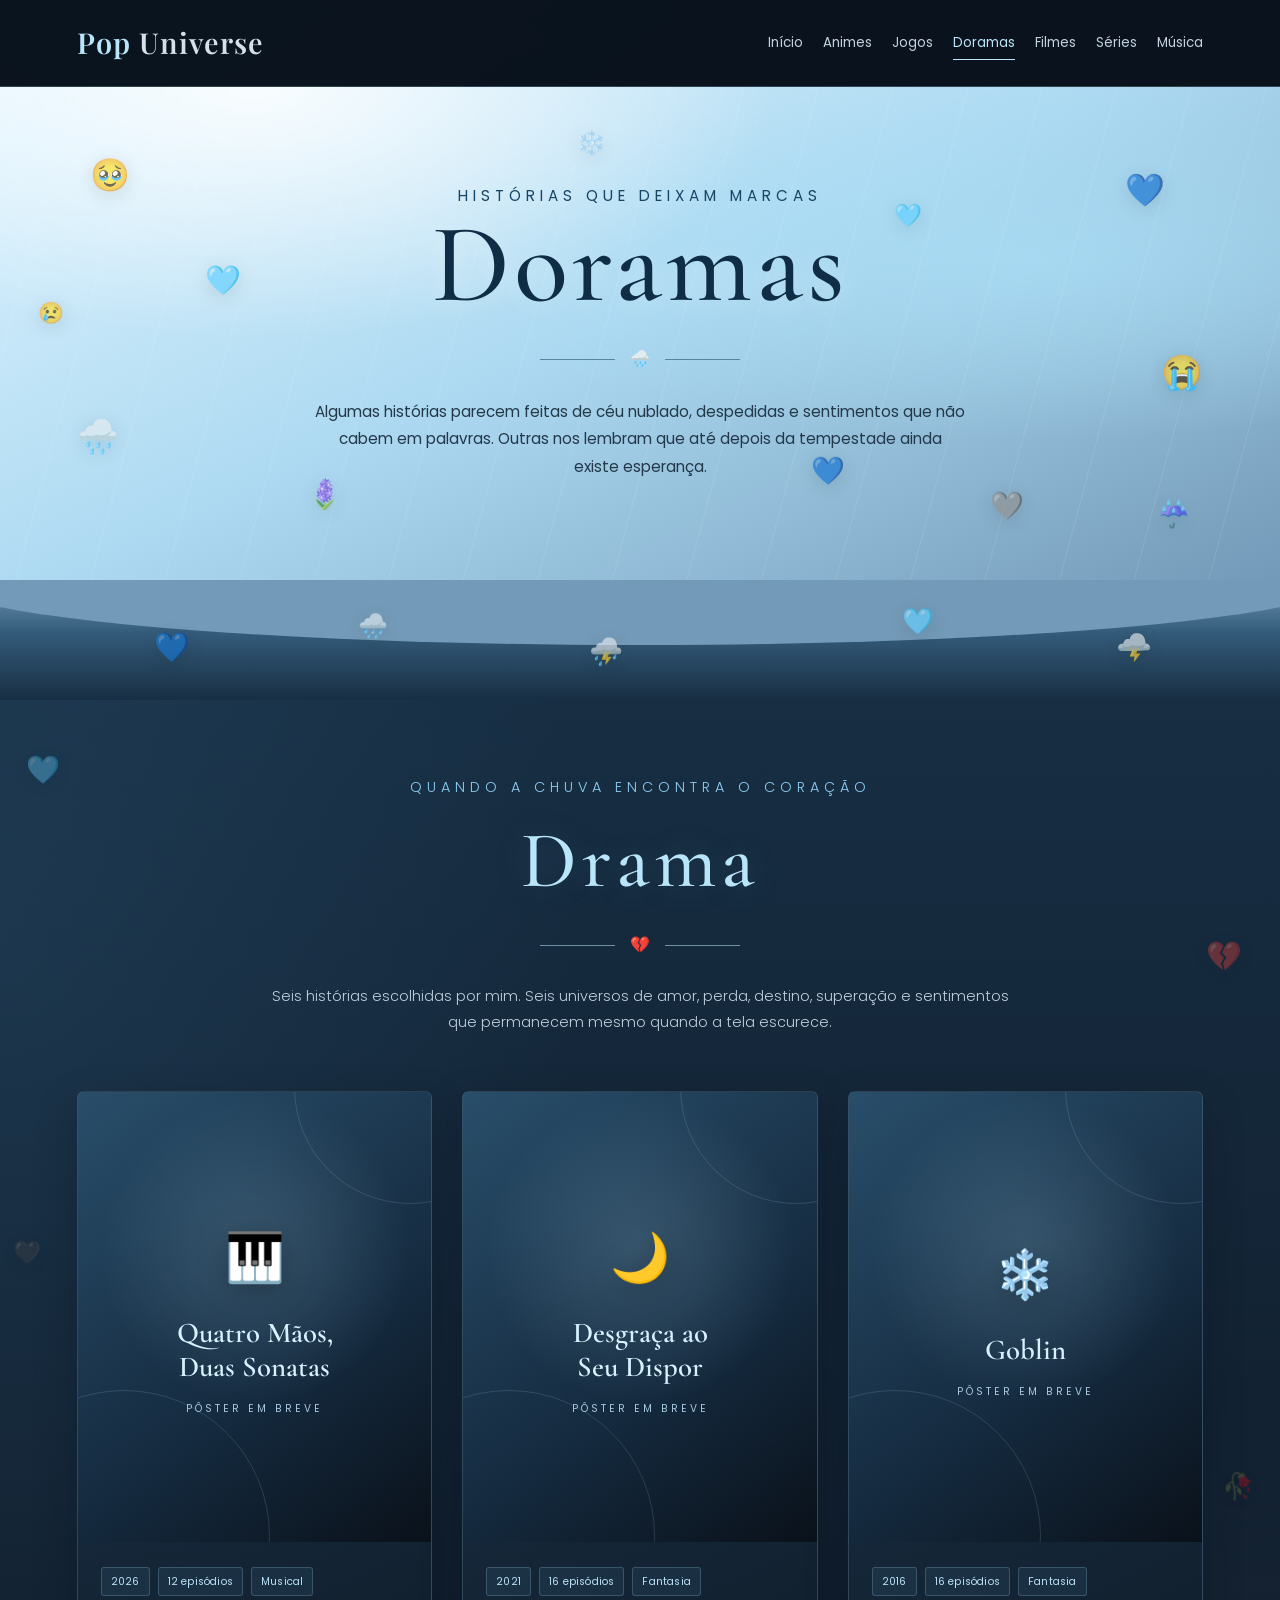
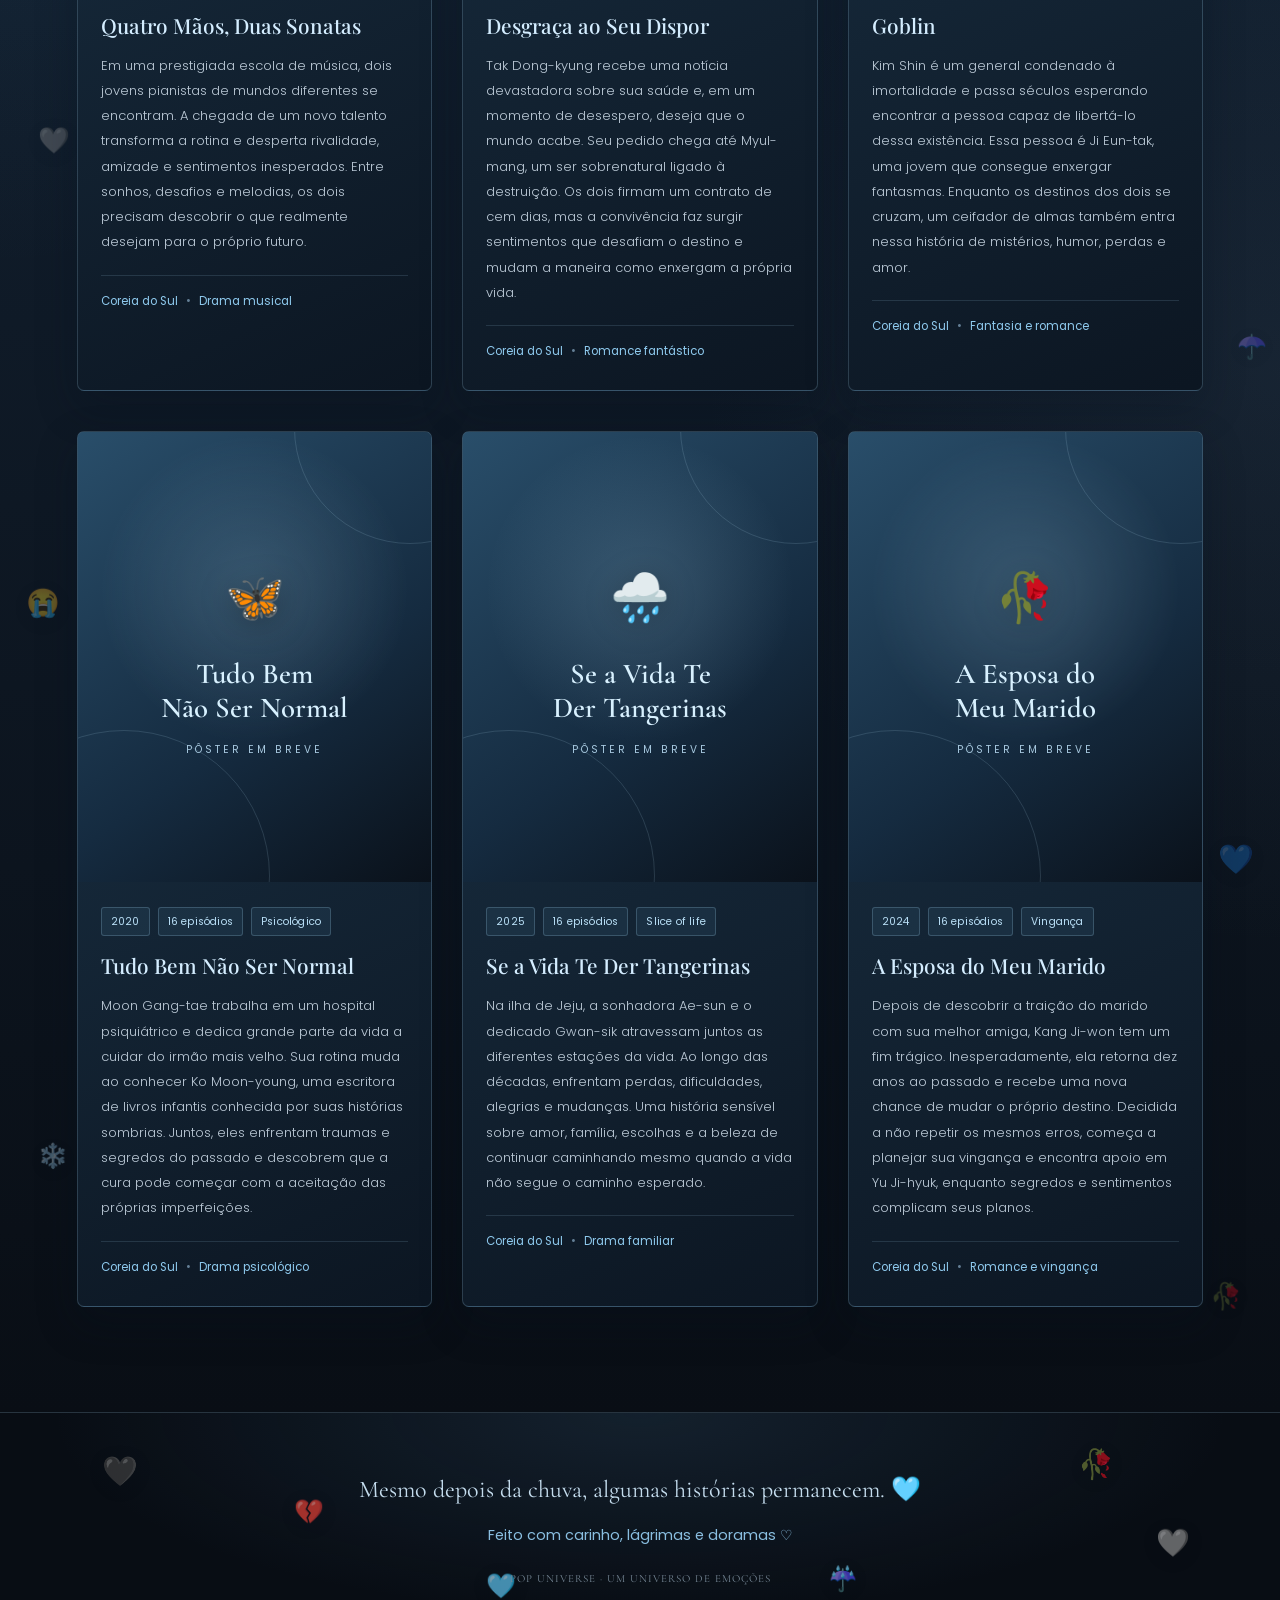
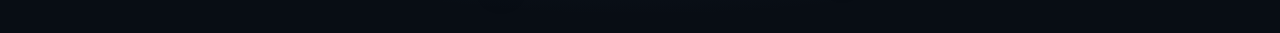
<file: Doramas/Doramas/drama.html>
<!DOCTYPE html>
<html lang="pt-BR">
<head>
  <meta charset="UTF-8">
  <meta name="viewport" content="width=device-width, initial-scale=1.0">

  <meta name="description" content="Uma coleção de dramas coreanos, histórias emocionantes, romances e corações partidos no Pop Universe.">

  <title>Doramas | Pop Universe</title>

  <link rel="preconnect" href="https://fonts.googleapis.com">
  <link rel="preconnect" href="https://fonts.gstatic.com" crossorigin>

  <link href="https://fonts.googleapis.com/css2?family=Cormorant+Garamond:wght@400;500;600;700&family=Playfair+Display:wght@400;500;600;700&family=Poppins:wght@300;400;500;600&display=swap" rel="stylesheet">

  <style>
    /* =====================================
       1. PALETA — CÉU CELESTE E TEMPESTADE
    ===================================== */

    :root {
      --ceu: #b9e5fa;
      --ceu-claro: #e7f6ff;
      --gelo: #d8f1ff;
      --azul: #76bde8;
      --azul-medio: #367eae;
      --azul-profundo: #174565;
      --marinho: #10283b;
      --noite: #111923;
      --preto: #090e15;
      --cinza: #aab7c3;
      --cinza-claro: #d7e0e8;
      --texto-escuro: #233849;
      --texto-claro: #e8f2fa;
      --vidro: rgba(15, 35, 52, 0.88);
      --borda: rgba(169, 218, 247, 0.25);
      --sombra: 0 16px 40px rgba(5, 16, 29, 0.3);
    }

    * {
      box-sizing: border-box;
      margin: 0;
      padding: 0;
    }

    html {
      scroll-behavior: smooth;
      scroll-padding-top: 100px;
    }

    body {
      background: var(--noite);
      color: var(--texto-claro);
      font-family: 'Poppins', sans-serif;
      line-height: 1.8;
      overflow-x: hidden;
    }

    body::before {
      content: "";
      position: fixed;
      inset: 0;
      z-index: -2;
      pointer-events: none;
      background:
        radial-gradient(
          ellipse at 10% 0%,
          rgba(107, 185, 231, 0.16),
          transparent 40%
        ),
        radial-gradient(
          ellipse at 95% 75%,
          rgba(50, 91, 130, 0.14),
          transparent 40%
        ),
        linear-gradient(
          180deg,
          #142e43 0%,
          #101c2a 42%,
          #090e15 100%
        );
    }

    a {
      color: inherit;
      text-decoration: none;
    }

    img {
      max-width: 100%;
    }

    ::selection {
      background: #a9ddf5;
      color: #10283b;
    }

    /* =====================================
       2. EMOJIS DECORATIVOS ESPALHADOS
    ===================================== */

    .decoracoes {
      position: absolute;
      inset: 0;
      z-index: 3;
      overflow: hidden;
      pointer-events: none;
    }

    .emoji {
      position: absolute;
      display: block;
      opacity: 0.65;
      filter: drop-shadow(0 4px 10px rgba(0, 0, 0, 0.16));
      animation: flutuar 6s ease-in-out infinite;
      user-select: none;
    }

    .emoji:nth-child(3n) {
      animation-delay: -2s;
    }

    .emoji:nth-child(4n) {
      animation-delay: -4s;
    }

    .emoji:nth-child(5n) {
      animation-duration: 8s;
    }

    @keyframes flutuar {
      0%, 100% {
        transform: translateY(0) rotate(-5deg);
      }

      50% {
        transform: translateY(-13px) rotate(5deg);
      }
    }

    /* =====================================
       3. CABEÇALHO
    ===================================== */

    .cabecalho {
      position: sticky;
      top: 0;
      z-index: 100;
      display: flex;
      align-items: center;
      justify-content: space-between;
      gap: 25px;
      padding: 17px 6%;
      background: rgba(9, 17, 27, 0.92);
      border-bottom: 1px solid var(--borda);
      backdrop-filter: blur(16px);
    }

    .logo {
      flex-shrink: 0;
      color: var(--ceu);
      font-family: 'Playfair Display', serif;
      font-size: 1.8rem;
      font-weight: 600;
      letter-spacing: 1px;
    }

    .logo span {
      color: var(--cinza-claro);
    }

    .navegacao {
      display: flex;
      align-items: center;
      justify-content: flex-end;
      flex-wrap: wrap;
      gap: 20px;
    }

    .navegacao a {
      position: relative;
      padding: 5px 0;
      color: #c2d2df;
      font-size: 0.83rem;
      transition: color 0.3s ease;
    }

    .navegacao a::after {
      position: absolute;
      bottom: 0;
      left: 0;
      width: 0;
      height: 1px;
      background: var(--ceu);
      content: "";
      transition: width 0.3s ease;
    }

    .navegacao a:hover,
    .navegacao a.ativo {
      color: var(--ceu);
    }

    .navegacao a:hover::after,
    .navegacao a.ativo::after {
      width: 100%;
    }

    /* =====================================
       4. HERO — MELANCOLIA GELADA
    ===================================== */

    .hero {
      position: relative;
      isolation: isolate;
      display: grid;
      min-height: 490px;
      place-items: center;
      padding: 95px 22px 100px;
      overflow: hidden;
      text-align: center;
      background:
        radial-gradient(
          ellipse at 20% 0%,
          rgba(255, 255, 255, 0.85),
          transparent 36%
        ),
        radial-gradient(
          ellipse at 80% 35%,
          rgba(169, 221, 245, 0.8),
          transparent 40%
        ),
        linear-gradient(
          155deg,
          #dff4ff 0%,
          #acd9f1 48%,
          #739ab8 100%
        );
      color: var(--texto-escuro);
    }

    .hero::before {
      content: "";
      position: absolute;
      inset: 0;
      z-index: -1;
      opacity: 0.25;
      background:
        repeating-linear-gradient(
          105deg,
          transparent 0,
          transparent 70px,
          rgba(255, 255, 255, 0.4) 71px,
          transparent 72px
        );
    }

    .hero-conteudo {
      position: relative;
      z-index: 4;
      max-width: 850px;
    }

    .sobretitulo {
      margin-bottom: 14px;
      color: var(--azul-profundo);
      font-size: 0.73rem;
      font-weight: 600;
      letter-spacing: 5px;
      text-transform: uppercase;
    }

    .hero h1 {
      margin-bottom: 16px;
      color: #102d46;
      font-family: 'Cormorant Garamond', serif;
      font-size: clamp(4rem, 10vw, 7rem);
      font-weight: 500;
      line-height: 1;
      letter-spacing: 4px;
      text-shadow: 0 5px 25px rgba(255, 255, 255, 0.35);
    }

    .hero p {
      max-width: 650px;
      margin: 0 auto;
      font-size: 0.95rem;
      font-weight: 400;
    }

    .linha-decorativa {
      display: flex;
      align-items: center;
      justify-content: center;
      gap: 15px;
      margin: 24px auto;
      color: var(--azul-profundo);
    }

    .linha-decorativa::before,
    .linha-decorativa::after {
      width: 75px;
      height: 1px;
      background: currentColor;
      content: "";
      opacity: 0.55;
    }

    .hero .emoji {
      color: #174565;
      opacity: 0.7;
    }

    /* =====================================
       5. TRANSIÇÃO ENTRE CÉU E TEMPESTADE
    ===================================== */

    .transicao {
      position: relative;
      height: 120px;
      overflow: hidden;
      background: linear-gradient(
        180deg,
        #739ab8 0%,
        #355d7c 42%,
        #172e43 100%
      );
    }

    .transicao::before {
      position: absolute;
      top: -65px;
      left: -5%;
      width: 110%;
      height: 130px;
      border-radius: 50%;
      background: #739ab8;
      content: "";
    }

    .transicao .emoji {
      z-index: 2;
      color: var(--gelo);
    }

    /* =====================================
       6. SEÇÃO DRAMA — TEMPESTADE NOTURNA
    ===================================== */

    .secao-drama {
      position: relative;
      isolation: isolate;
      padding: 75px 6% 105px;
      scroll-margin-top: 90px;
      background:
        radial-gradient(
          ellipse at 0% 10%,
          rgba(71, 135, 180, 0.14),
          transparent 32%
        ),
        radial-gradient(
          ellipse at 100% 55%,
          rgba(83, 110, 139, 0.12),
          transparent 32%
        ),
        linear-gradient(
          180deg,
          #172e43 0%,
          #101c2a 45%,
          #090e15 100%
        );
    }

    .cabecalho-drama {
      position: relative;
      z-index: 4;
      max-width: 760px;
      margin: 0 auto 55px;
      text-align: center;
    }

    .cabecalho-drama .sobretitulo {
      color: #8dcdf2;
    }

    .cabecalho-drama h2 {
      margin-bottom: 8px;
      color: var(--ceu);
      font-family: 'Cormorant Garamond', serif;
      font-size: clamp(3.3rem, 7vw, 5rem);
      font-weight: 500;
      line-height: 1.15;
      letter-spacing: 5px;
      text-shadow: 0 0 35px rgba(118, 189, 232, 0.17);
    }

    .cabecalho-drama p {
      color: #c1d0dd;
      font-size: 0.9rem;
      font-weight: 300;
    }

    .cabecalho-drama .linha-decorativa {
      color: var(--ceu);
    }

    /* =====================================
       7. GRID DOS DORAMAS
    ===================================== */

    .lista-drama {
      position: relative;
      z-index: 4;
      display: grid;
      grid-template-columns: repeat(3, minmax(0, 1fr));
      align-items: stretch;
      gap: 40px 30px;
      max-width: 1250px;
      margin: 0 auto;
    }

    /* =====================================
       8. CARDS
    ===================================== */

    .card-drama {
      min-width: 0;
      overflow: hidden;
      border: 1px solid rgba(169, 218, 247, 0.2);
      border-radius: 7px;
      background: linear-gradient(
        155deg,
        rgba(28, 53, 74, 0.98),
        rgba(12, 22, 34, 0.99)
      );
      box-shadow: var(--sombra);
      transition:
        transform 0.35s ease,
        border-color 0.35s ease,
        box-shadow 0.35s ease;
    }

    .card-drama:hover {
      transform: translateY(-7px);
      border-color: rgba(169, 221, 245, 0.65);
      box-shadow: 0 22px 45px rgba(0, 0, 0, 0.4);
    }

    .poster-drama {
      position: relative;
      display: grid;
      height: 450px;
      overflow: hidden;
      place-items: center;
      background:
        radial-gradient(
          circle at 50% 30%,
          rgba(188, 226, 248, 0.22),
          transparent 40%
        ),
        linear-gradient(
          145deg,
          #355e7b,
          #172d42 55%,
          #0b111b
        );
    }

    .poster-drama img {
      display: block;
      width: 100%;
      height: 100%;
      object-fit: cover;
      transition: transform 0.6s ease;
    }

    .card-drama:hover .poster-drama img {
      transform: scale(1.04);
    }

    /* =====================================
       9. PÔSTERES PROVISÓRIOS
    ===================================== */

    .poster-placeholder {
      position: relative;
      display: flex;
      width: 100%;
      height: 100%;
      flex-direction: column;
      align-items: center;
      justify-content: center;
      gap: 15px;
      padding: 25px;
      overflow: hidden;
      color: var(--gelo);
      text-align: center;
      background:
        radial-gradient(
          circle at 50% 35%,
          rgba(177, 222, 247, 0.19),
          transparent 45%
        ),
        linear-gradient(
          145deg,
          #294e6a,
          #152b40 60%,
          #0a111a
        );
    }

    .poster-placeholder::before,
    .poster-placeholder::after {
      position: absolute;
      width: 230px;
      height: 230px;
      border: 1px solid rgba(185, 225, 249, 0.15);
      border-radius: 50%;
      content: "";
    }

    .poster-placeholder::before {
      top: -120px;
      right: -95px;
    }

    .poster-placeholder::after {
      bottom: -140px;
      left: -100px;
      width: 290px;
      height: 290px;
    }

    .poster-placeholder .simbolo {
      position: relative;
      z-index: 1;
      font-size: 3rem;
      filter: drop-shadow(0 4px 15px rgba(0, 0, 0, 0.3));
    }

    .poster-placeholder strong {
      position: relative;
      z-index: 1;
      font-family: 'Cormorant Garamond', serif;
      font-size: 1.8rem;
      font-weight: 600;
      line-height: 1.2;
    }

    .poster-placeholder small {
      position: relative;
      z-index: 1;
      color: #a7c8df;
      font-size: 0.65rem;
      letter-spacing: 3px;
      text-transform: uppercase;
    }

    /* =====================================
       10. INFORMAÇÕES DOS DORAMAS
    ===================================== */

    .info-drama {
      padding: 25px 23px 28px;
    }

    .metadados {
      display: flex;
      flex-wrap: wrap;
      align-items: center;
      gap: 8px;
      margin-bottom: 15px;
    }

    .metadado {
      display: inline-block;
      padding: 4px 9px;
      border: 1px solid rgba(169, 218, 247, 0.22);
      border-radius: 3px;
      background: rgba(118, 189, 232, 0.08);
      color: #b8def5;
      font-size: 0.66rem;
      letter-spacing: 0.2px;
    }

    .info-drama h3 {
      margin-bottom: 13px;
      color: #d4edff;
      font-family: 'Playfair Display', serif;
      font-size: 1.3rem;
      font-weight: 500;
      line-height: 1.4;
    }

    .sinopse {
      color: #bdcbd8;
      font-size: 0.81rem;
      font-weight: 300;
      line-height: 1.95;
    }

    .detalhe-card {
      display: flex;
      flex-wrap: wrap;
      align-items: center;
      gap: 8px;
      margin-top: 20px;
      padding-top: 15px;
      border-top: 1px solid rgba(169, 218, 247, 0.14);
      color: #8ec9ed;
      font-size: 0.73rem;
    }

    .detalhe-card span + span::before {
      margin-right: 8px;
      color: #647f96;
      content: "•";
    }

    /* =====================================
       11. EMOJIS NAS LATERAIS
    ===================================== */

    .margem-emojis {
      position: absolute;
      inset: 0;
      z-index: 2;
      overflow: hidden;
      pointer-events: none;
    }

    .margem-emojis .emoji {
      opacity: 0.36;
    }

    /* =====================================
       12. RODAPÉ — NOITE E CORAÇÃO PARTIDO
    ===================================== */

    .rodape {
      position: relative;
      isolation: isolate;
      padding: 55px 20px 45px;
      overflow: hidden;
      border-top: 1px solid rgba(169, 218, 247, 0.19);
      background:
        radial-gradient(
          ellipse at 50% 0%,
          rgba(65, 109, 146, 0.2),
          transparent 65%
        ),
        #080d14;
      text-align: center;
    }

    .rodape-conteudo {
      position: relative;
      z-index: 4;
    }

    .rodape p {
      color: #c4dced;
      font-family: 'Cormorant Garamond', serif;
      font-size: 1.5rem;
    }

    .rodape .coracao {
      display: block;
      margin-top: 12px;
      color: #8abfe1;
      font-size: 0.9rem;
    }

    .rodape .creditos {
      margin-top: 20px;
      color: #788998;
      font-size: 0.68rem;
      letter-spacing: 1px;
    }

    /* =====================================
       13. RESPONSIVIDADE
    ===================================== */

    @media (max-width: 1050px) {
      .cabecalho {
        padding-right: 4%;
        padding-left: 4%;
      }

      .navegacao {
        gap: 14px;
      }

      .lista-drama {
        grid-template-columns: repeat(2, minmax(0, 1fr));
        gap: 32px 24px;
      }
    }

    @media (max-width: 650px) {
      .cabecalho {
        position: relative;
        flex-direction: column;
        gap: 12px;
        padding: 18px 14px;
      }

      .logo {
        font-size: 1.7rem;
      }

      .navegacao {
        justify-content: center;
        gap: 8px 16px;
      }

      .navegacao a {
        font-size: 0.78rem;
      }

      .hero {
        min-height: 390px;
        padding: 75px 22px;
      }

      .hero h1 {
        font-size: clamp(3.5rem, 15vw, 5rem);
        letter-spacing: 2px;
      }

      .hero p {
        font-size: 0.86rem;
      }

      .sobretitulo {
        font-size: 0.65rem;
        letter-spacing: 3px;
      }

      .transicao {
        height: 80px;
      }

      .secao-drama {
        padding: 55px 17px 75px;
      }

      .cabecalho-drama {
        margin-bottom: 35px;
      }

      .cabecalho-drama h2 {
        letter-spacing: 3px;
      }

      .lista-drama {
        grid-template-columns: minmax(0, 1fr);
        max-width: 410px;
        gap: 30px;
      }

      .poster-drama {
        height: auto;
        aspect-ratio: 3 / 4;
      }

      .info-drama {
        padding: 23px 21px 26px;
      }

      .emoji {
        font-size: 1.2rem !important;
      }

      .rodape {
        padding: 42px 18px;
      }
    }

    @media (prefers-reduced-motion: reduce) {
      html {
        scroll-behavior: auto;
      }

      *,
      *::before,
      *::after {
        animation: none !important;
        transition: none !important;
      }
    }
  </style>
</head>

<body>

  <!-- =====================================
       CABEÇALHO E NAVEGAÇÃO
  ====================================== -->

  <header class="cabecalho">
    <a class="logo" href="index.html" aria-label="Pop Universe - início">
      Pop <span>Universe</span>
    </a>

    <nav class="navegacao" aria-label="Navegação principal">
      <a href="index.html">Início</a>
      <a href="animes.html">Animes</a>
      <a href="jogos.html">Jogos</a>
      <a href="doramas.html#drama" class="ativo" aria-current="page">Doramas</a>
      <a href="filmes.html">Filmes</a>
      <a href="series.html">Séries</a>
      <a href="musica.html">Música</a>
    </nav>
  </header>

  <!-- =====================================
       HERO — CÉU AZUL-CELeste
  ====================================== -->

  <section class="hero" aria-labelledby="titulo-principal">

    <div class="decoracoes" aria-hidden="true">
      <span class="emoji" style="top: 12%; left: 7%; font-size: 2rem;">🥹</span>
      <span class="emoji" style="top: 34%; left: 16%; font-size: 1.8rem;">🩵</span>
      <span class="emoji" style="top: 65%; left: 6%; font-size: 2.1rem;">🌧️</span>
      <span class="emoji" style="top: 15%; right: 9%; font-size: 2rem;">💙</span>
      <span class="emoji" style="top: 52%; right: 6%; font-size: 2.1rem;">😭</span>
      <span class="emoji" style="bottom: 10%; right: 20%; font-size: 1.7rem;">🩶</span>
      <span class="emoji" style="bottom: 12%; left: 24%; font-size: 1.8rem;">🪻</span>
      <span class="emoji" style="top: 7%; left: 45%; font-size: 1.5rem;">❄️</span>
      <span class="emoji" style="top: 73%; right: 34%; font-size: 1.7rem;">💙</span>
      <span class="emoji" style="top: 42%; left: 3%; font-size: 1.3rem;">😢</span>
      <span class="emoji" style="top: 82%; right: 7%; font-size: 1.6rem;">☔</span>
      <span class="emoji" style="top: 22%; right: 28%; font-size: 1.4rem;">🩵</span>
    </div>

    <div class="hero-conteudo">
      <p class="sobretitulo">Histórias que deixam marcas</p>

      <h1 id="titulo-principal">Doramas</h1>

      <div class="linha-decorativa" aria-hidden="true">🌧️</div>

      <p>
        Algumas histórias parecem feitas de céu nublado, despedidas
        e sentimentos que não cabem em palavras. Outras nos lembram
        que até depois da tempestade ainda existe esperança.
      </p>
    </div>
  </section>

  <!-- =====================================
       TRANSIÇÃO DO CÉU PARA A TEMPESTADE
  ====================================== -->

  <div class="transicao" aria-hidden="true">
    <span class="emoji" style="top: 35%; left: 12%; font-size: 1.8rem;">💙</span>
    <span class="emoji" style="top: 20%; left: 28%; font-size: 1.5rem;">🌧️</span>
    <span class="emoji" style="top: 40%; left: 46%; font-size: 1.7rem;">⛈️</span>
    <span class="emoji" style="top: 15%; right: 27%; font-size: 1.6rem;">🩵</span>
    <span class="emoji" style="top: 35%; right: 10%; font-size: 1.8rem;">🌩️</span>
  </div>

  <!-- =====================================
       SEÇÃO DRAMA
  ====================================== -->

  <main>
    <section class="secao-drama" id="drama" aria-labelledby="titulo-drama">

      <div class="margem-emojis" aria-hidden="true">
        <span class="emoji" style="top: 2%; left: 2%; font-size: 1.7rem;">🩵</span>
        <span class="emoji" style="top: 10%; right: 3%; font-size: 1.8rem;">💔</span>
        <span class="emoji" style="top: 23%; left: 1%; font-size: 1.4rem;">🖤</span>
        <span class="emoji" style="top: 33%; right: 2%; font-size: 1.6rem;">🥀</span>
        <span class="emoji" style="top: 44%; left: 3%; font-size: 1.6rem;">🩶</span>
        <span class="emoji" style="top: 53%; right: 1%; font-size: 1.5rem;">☂️</span>
        <span class="emoji" style="top: 64%; left: 2%; font-size: 1.7rem;">😭</span>
        <span class="emoji" style="top: 75%; right: 2%; font-size: 1.8rem;">💙</span>
        <span class="emoji" style="top: 88%; left: 3%; font-size: 1.5rem;">❄️</span>
        <span class="emoji" style="top: 94%; right: 3%; font-size: 1.6rem;">🥀</span>
      </div>

      <header class="cabecalho-drama">
        <p class="sobretitulo">Quando a chuva encontra o coração</p>

        <h2 id="titulo-drama">Drama</h2>

        <div class="linha-decorativa" aria-hidden="true">💔</div>

        <p>
          Seis histórias escolhidas por mim. Seis universos de amor,
          perda, destino, superação e sentimentos que permanecem
          mesmo quando a tela escurece.
        </p>
      </header>

      <div class="lista-drama">

        <!-- 1. QUATRO MÃOS, DUAS SONATAS -->

        <article class="card-drama">
          <div class="poster-drama">
            <div class="poster-placeholder">
              <span class="simbolo" aria-hidden="true">🎹</span>
              <strong>Quatro Mãos,<br>Duas Sonatas</strong>
              <small>Pôster em breve</small>
            </div>
          </div>

          <div class="info-drama">
            <div class="metadados">
              <span class="metadado">2026</span>
              <span class="metadado">12 episódios</span>
              <span class="metadado">Musical</span>
            </div>

            <h3>Quatro Mãos, Duas Sonatas</h3>

            <p class="sinopse">
              Em uma prestigiada escola de música, dois jovens pianistas
              de mundos diferentes se encontram. A chegada de um novo
              talento transforma a rotina e desperta rivalidade,
              amizade e sentimentos inesperados. Entre sonhos,
              desafios e melodias, os dois precisam descobrir
              o que realmente desejam para o próprio futuro.
            </p>

            <div class="detalhe-card">
              <span>Coreia do Sul</span>
              <span>Drama musical</span>
            </div>
          </div>
        </article>

        <!-- 2. DESGRAÇA AO SEU DISPOR -->

        <article class="card-drama">
          <div class="poster-drama">
            <div class="poster-placeholder">
              <span class="simbolo" aria-hidden="true">🌙</span>
              <strong>Desgraça ao<br>Seu Dispor</strong>
              <small>Pôster em breve</small>
            </div>
          </div>

          <div class="info-drama">
            <div class="metadados">
              <span class="metadado">2021</span>
              <span class="metadado">16 episódios</span>
              <span class="metadado">Fantasia</span>
            </div>

            <h3>Desgraça ao Seu Dispor</h3>

            <p class="sinopse">
              Tak Dong-kyung recebe uma notícia devastadora sobre sua
              saúde e, em um momento de desespero, deseja que o mundo
              acabe. Seu pedido chega até Myul-mang, um ser sobrenatural
              ligado à destruição. Os dois firmam um contrato de cem dias,
              mas a convivência faz surgir sentimentos que desafiam
              o destino e mudam a maneira como enxergam a própria vida.
            </p>

            <div class="detalhe-card">
              <span>Coreia do Sul</span>
              <span>Romance fantástico</span>
            </div>
          </div>
        </article>

        <!-- 3. GOBLIN -->

        <article class="card-drama">
          <div class="poster-drama">
            <div class="poster-placeholder">
              <span class="simbolo" aria-hidden="true">❄️</span>
              <strong>Goblin</strong>
              <small>Pôster em breve</small>
            </div>
          </div>

          <div class="info-drama">
            <div class="metadados">
              <span class="metadado">2016</span>
              <span class="metadado">16 episódios</span>
              <span class="metadado">Fantasia</span>
            </div>

            <h3>Goblin</h3>

            <p class="sinopse">
              Kim Shin é um general condenado à imortalidade e passa
              séculos esperando encontrar a pessoa capaz de libertá-lo
              dessa existência. Essa pessoa é Ji Eun-tak, uma jovem
              que consegue enxergar fantasmas. Enquanto os destinos
              dos dois se cruzam, um ceifador de almas também entra
              nessa história de mistérios, humor, perdas e amor.
            </p>

            <div class="detalhe-card">
              <span>Coreia do Sul</span>
              <span>Fantasia e romance</span>
            </div>
          </div>
        </article>

        <!-- 4. TUDO BEM NÃO SER NORMAL -->

        <article class="card-drama">
          <div class="poster-drama">
            <div class="poster-placeholder">
              <span class="simbolo" aria-hidden="true">🦋</span>
              <strong>Tudo Bem<br>Não Ser Normal</strong>
              <small>Pôster em breve</small>
            </div>
          </div>

          <div class="info-drama">
            <div class="metadados">
              <span class="metadado">2020</span>
              <span class="metadado">16 episódios</span>
              <span class="metadado">Psicológico</span>
            </div>

            <h3>Tudo Bem Não Ser Normal</h3>

            <p class="sinopse">
              Moon Gang-tae trabalha em um hospital psiquiátrico e
              dedica grande parte da vida a cuidar do irmão mais velho.
              Sua rotina muda ao conhecer Ko Moon-young, uma escritora
              de livros infantis conhecida por suas histórias sombrias.
              Juntos, eles enfrentam traumas e segredos do passado
              e descobrem que a cura pode começar com a aceitação
              das próprias imperfeições.
            </p>

            <div class="detalhe-card">
              <span>Coreia do Sul</span>
              <span>Drama psicológico</span>
            </div>
          </div>
        </article>

        <!-- 5. SE A VIDA TE DER TANGERINAS -->

        <article class="card-drama">
          <div class="poster-drama">
            <div class="poster-placeholder">
              <span class="simbolo" aria-hidden="true">🌧️</span>
              <strong>Se a Vida Te<br>Der Tangerinas</strong>
              <small>Pôster em breve</small>
            </div>
          </div>

          <div class="info-drama">
            <div class="metadados">
              <span class="metadado">2025</span>
              <span class="metadado">16 episódios</span>
              <span class="metadado">Slice of life</span>
            </div>

            <h3>Se a Vida Te Der Tangerinas</h3>

            <p class="sinopse">
              Na ilha de Jeju, a sonhadora Ae-sun e o dedicado Gwan-sik
              atravessam juntos as diferentes estações da vida.
              Ao longo das décadas, enfrentam perdas, dificuldades,
              alegrias e mudanças. Uma história sensível sobre amor,
              família, escolhas e a beleza de continuar caminhando
              mesmo quando a vida não segue o caminho esperado.
            </p>

            <div class="detalhe-card">
              <span>Coreia do Sul</span>
              <span>Drama familiar</span>
            </div>
          </div>
        </article>

        <!-- 6. A ESPOSA DO MEU MARIDO -->

        <article class="card-drama">
          <div class="poster-drama">
            <div class="poster-placeholder">
              <span class="simbolo" aria-hidden="true">🥀</span>
              <strong>A Esposa do<br>Meu Marido</strong>
              <small>Pôster em breve</small>
            </div>
          </div>

          <div class="info-drama">
            <div class="metadados">
              <span class="metadado">2024</span>
              <span class="metadado">16 episódios</span>
              <span class="metadado">Vingança</span>
            </div>

            <h3>A Esposa do Meu Marido</h3>

            <p class="sinopse">
              Depois de descobrir a traição do marido com sua melhor
              amiga, Kang Ji-won tem um fim trágico. Inesperadamente,
              ela retorna dez anos ao passado e recebe uma nova chance
              de mudar o próprio destino. Decidida a não repetir os
              mesmos erros, começa a planejar sua vingança e encontra
              apoio em Yu Ji-hyuk, enquanto segredos e sentimentos
              complicam seus planos.
            </p>

            <div class="detalhe-card">
              <span>Coreia do Sul</span>
              <span>Romance e vingança</span>
            </div>
          </div>
        </article>

      </div>
    </section>
  </main>

  <!-- =====================================
       RODAPÉ — DEPOIS DA TEMPESTADE
  ====================================== -->

  <footer class="rodape">

    <div class="decoracoes" aria-hidden="true">
      <span class="emoji" style="top: 15%; left: 8%; font-size: 1.8rem;">🖤</span>
      <span class="emoji" style="top: 35%; left: 23%; font-size: 1.5rem;">💔</span>
      <span class="emoji" style="top: 12%; right: 13%; font-size: 1.8rem;">🥀</span>
      <span class="emoji" style="top: 48%; right: 7%; font-size: 1.7rem;">🩶</span>
      <span class="emoji" style="bottom: 12%; left: 38%; font-size: 1.5rem;">🩵</span>
      <span class="emoji" style="bottom: 15%; right: 33%; font-size: 1.5rem;">☔</span>
    </div>

    <div class="rodape-conteudo">
      <p>Mesmo depois da chuva, algumas histórias permanecem. 🩵</p>
      <span class="coracao">Feito com carinho, lágrimas e doramas ♡</span>
      <p class="creditos">POP UNIVERSE · UM UNIVERSO DE EMOÇÕES</p>
    </div>
  </footer>

</body>
</html>
</file>
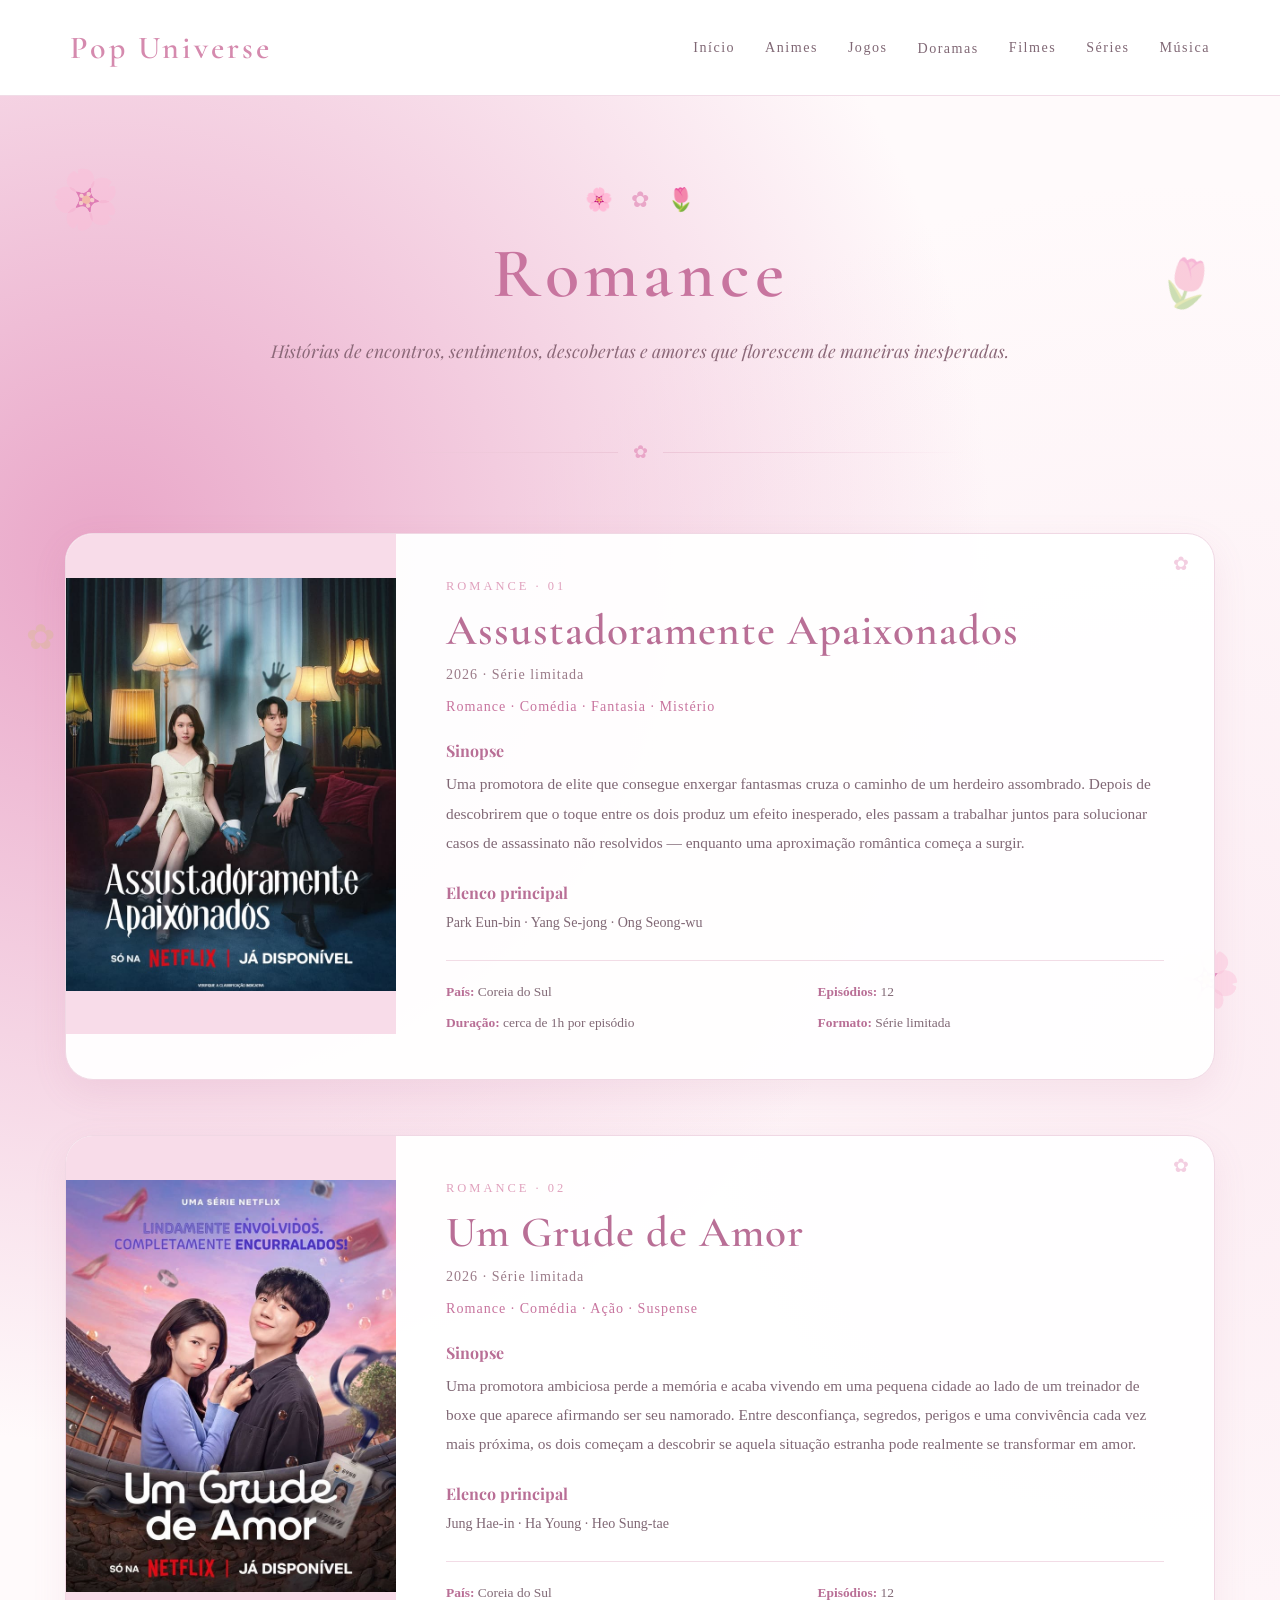
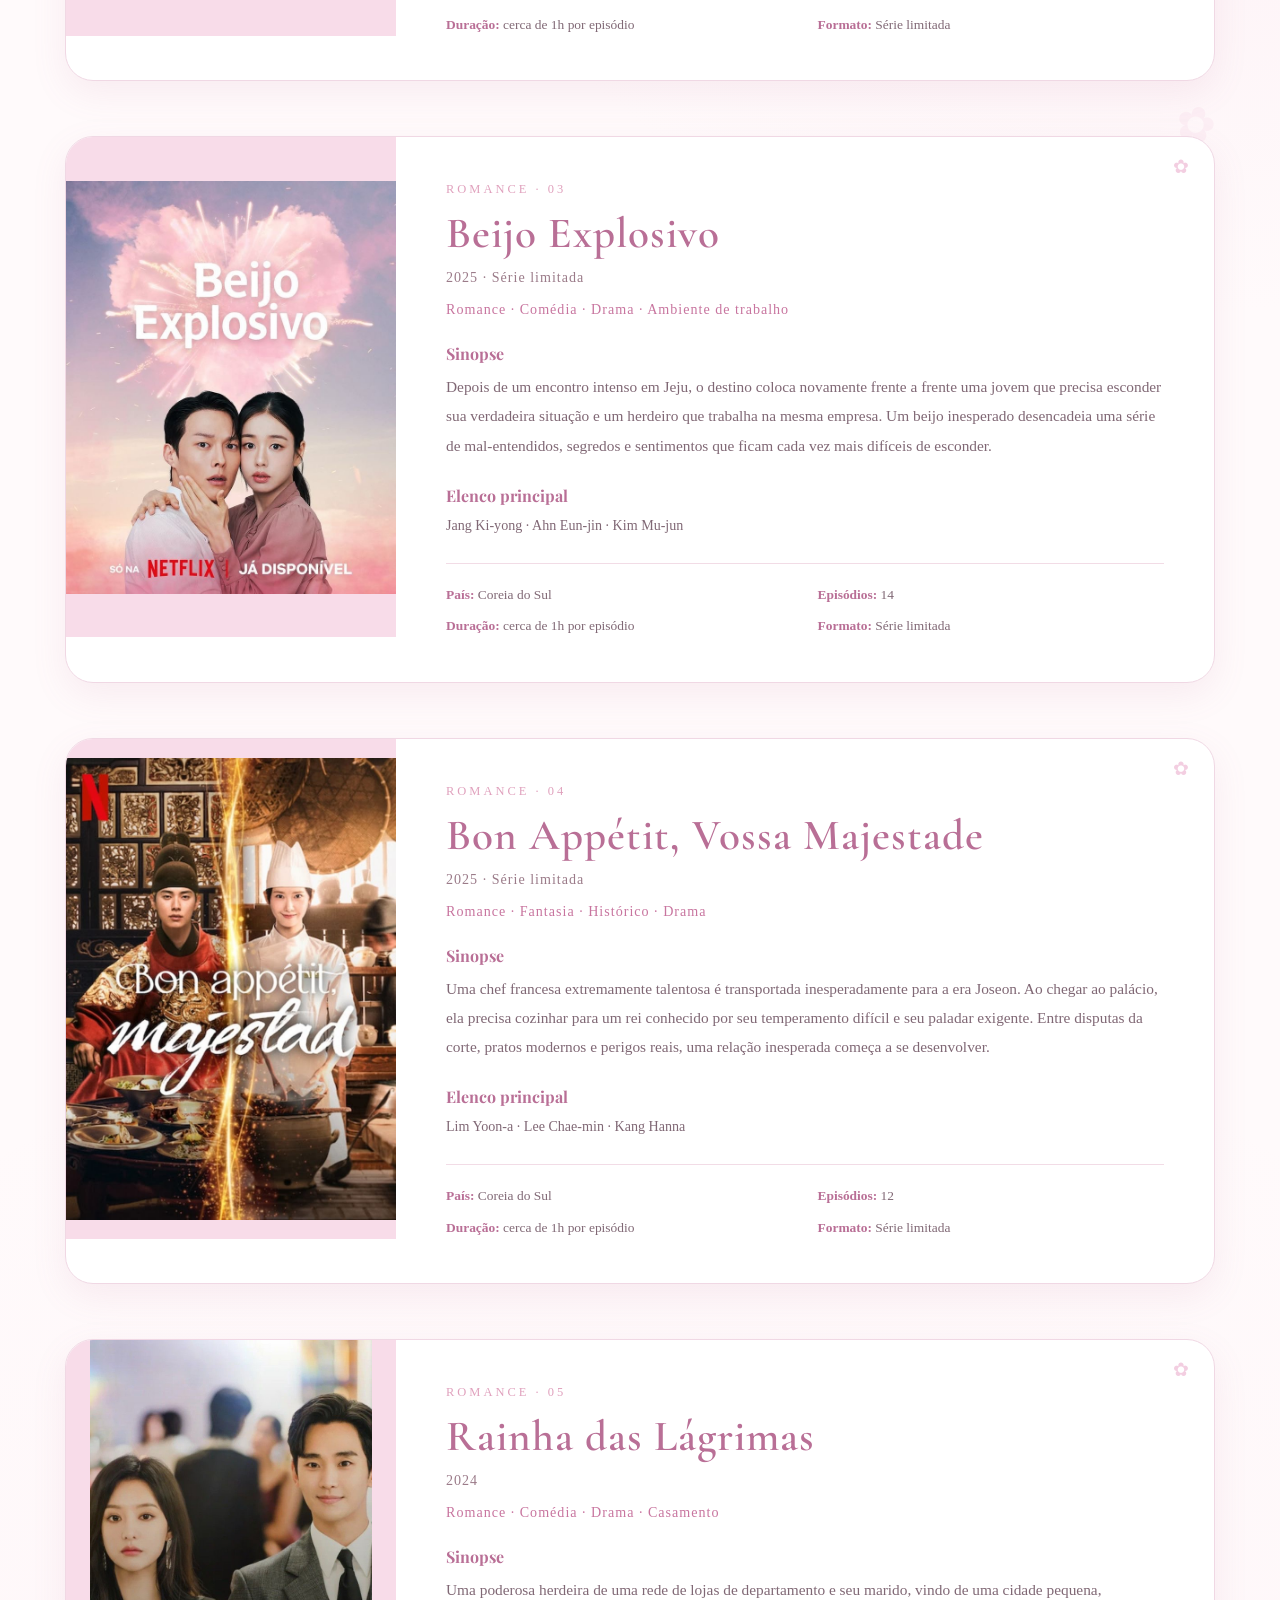
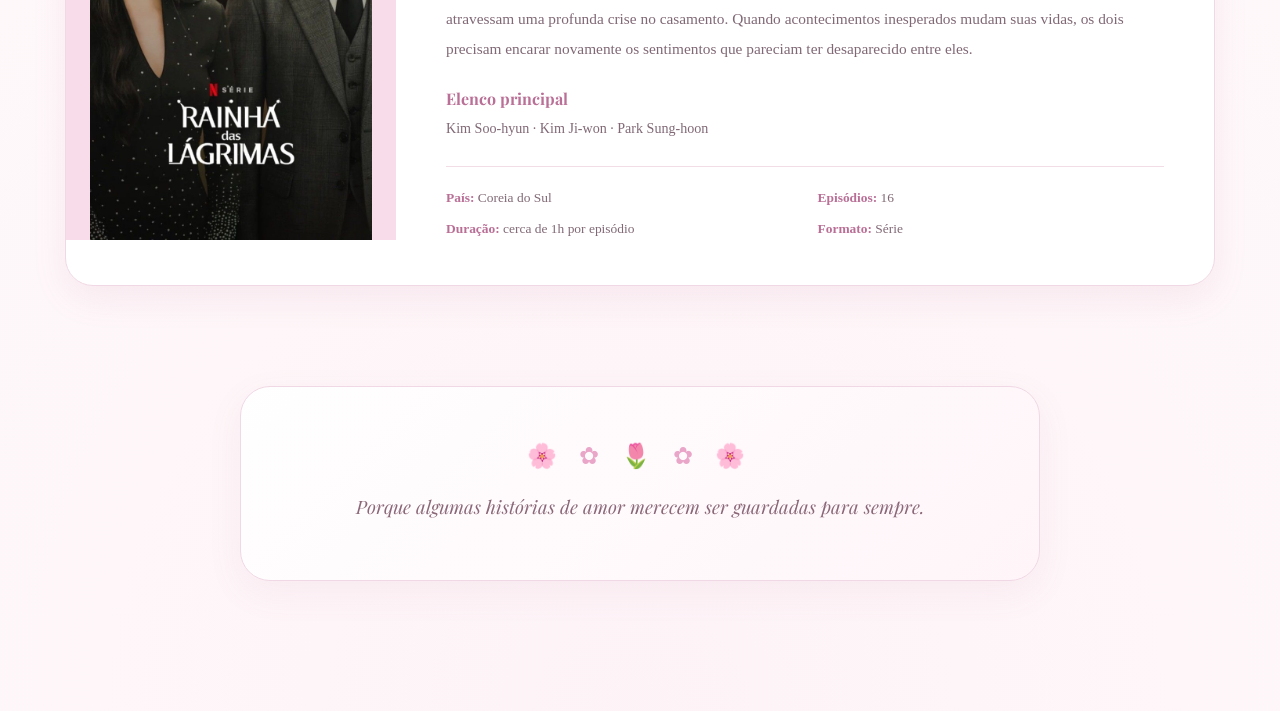
<file: Doramas/Doramas/Romance/doramasromance.html>
<!DOCTYPE html>
<html lang="pt-BR">

<head>
    <meta charset="UTF-8">
    <meta http-equiv="X-UA-Compatible" content="IE=edge">
    <meta name="viewport" content="width=device-width, initial-scale=1.0">

    <title>Doramas Romance | Pop Universe</title>

    <link rel="preconnect" href="https://fonts.googleapis.com">
    <link rel="preconnect" href="https://fonts.gstatic.com" crossorigin>

    <link
        href="https://fonts.googleapis.com/css2?family=Cormorant+Garamond:wght@400;500;600;700&family=Playfair+Display:wght@400;500;600&display=swap"
        rel="stylesheet"
    >

    <style>

        /* =========================================================
           CONFIGURAÇÕES GERAIS
        ========================================================= */

        * {
            margin: 0;
            padding: 0;
            box-sizing: border-box;
        }

        html {
            scroll-behavior: smooth;
        }

        body {
            background: #fffafb;
            color: #f9e0ec;
            font-family: Georgia, 'Times New Roman', serif;
            overflow-x: hidden;
        }


        /* =========================================================
           HEADER
        ========================================================= */

        header {
            width: 100%;
            padding: 28px 70px;

            background: rgba(255, 255, 255, 0.97);

            border-bottom: 1px solid #f1dce7;

            display: flex;
            align-items: center;
            justify-content: space-between;

            position: relative;
            z-index: 1000;
        }

        .logo {
            color: #d58aae;

            font-family:
                'Cormorant Garamond',
                Georgia,
                serif;

            font-size: 2rem;
            font-weight: 600;

            letter-spacing: 3px;

            text-decoration: none;
        }

        nav {
            display: flex;
            align-items: center;
            gap: 30px;
        }

        nav a {
            color: #806875;

            text-decoration: none;

            font-size: 0.88rem;

            letter-spacing: 1.5px;

            transition: 0.3s ease;
        }

        nav a:hover {
            color: #d58aae;
        }


        /* =========================================================
           MENU DE GÊNEROS DOS DORAMAS
        ========================================================= */

        .menu-doramas {
            position: relative;
        }

        .generos-doramas {
            position: absolute;

            /* CORREÇÃO:
               sem espaço entre Doramas e o submenu */

            top: 100%;
            left: 50%;

            transform:
                translateX(-50%)
                translateY(8px);

            min-width: 190px;

            padding: 10px 0;

            background: rgba(38, 23, 67, 0.98);

            border: 1px solid #e9a6c8;

            border-radius:
                0 0 12px 12px;

            box-shadow:
                0 12px 28px
                rgba(38, 23, 67, 0.25);

            display: flex;

            flex-direction: column;

            opacity: 0;

            visibility: hidden;

            pointer-events: none;

            transition:
                opacity 0.25s ease,
                transform 0.25s ease,
                visibility 0.25s ease;

            z-index: 2000;
        }

        .menu-doramas:hover .generos-doramas,
        .menu-doramas:focus-within .generos-doramas {

            opacity: 1;

            visibility: visible;

            pointer-events: auto;

            transform:
                translateX(-50%)
                translateY(0);
        }

        .generos-doramas a {

            display: block;

            padding: 9px 20px;

            color: #f8dce9 !important;

            text-decoration: none;

            font-family:
                'Cormorant Garamond',
                Georgia,
                serif;

            font-size: 17px;

            letter-spacing: 0.5px;

            white-space: nowrap;

            transition:
                background 0.2s ease,
                color 0.2s ease,
                padding-left 0.2s ease;
        }

        .generos-doramas a:hover {

            background:
                rgba(252, 198, 225, 0.999);

            color: #ffffff !important;

            padding-left: 25px;
        }


        /* =========================================================
           PÁGINA DE ROMANCE
        ========================================================= */

        .pagina-romance {

            position: relative;

            min-height: 100vh;

            padding: 90px 60px 130px;

            background:

                radial-gradient(
                    circle at 8% 12%,
                    rgb(233, 166, 200),
                    transparent 25%
                ),

                radial-gradient(
                    circle at 92% 25%,
                    rgba(248, 220, 233, 0.45),
                    transparent 28%
                ),

                radial-gradient(
                    circle at 50% 100%,
                    rgba(233, 166, 200, 0.08),
                    transparent 35%
                ),

                #fffafb;
        }


        /* =========================================================
           FLORES DECORATIVAS
        ========================================================= */

        .flor {
            position: absolute;

            pointer-events: none;
            user-select: none;

            opacity: 0.38;

            z-index: 0;
        }

        .flor-1 {
            top: 70px;
            left: 4%;

            font-size: 3.5rem;

            transform: rotate(-15deg);
        }

        .flor-2 {
            top: 160px;
            right: 5%;

            font-size: 3rem;

            transform: rotate(18deg);
        }

        .flor-3 {
            top: 520px;
            left: 2%;

            font-size: 2.2rem;

            color: #d8bd8a;
        }

        .flor-4 {
            top: 850px;
            right: 3%;

            font-size: 3.5rem;

            transform: rotate(25deg);
        }

        .flor-5 {
            top: 1250px;
            left: 5%;

            font-size: 2.5rem;

            transform: rotate(-20deg);
        }

        .flor-6 {
            top: 1600px;
            right: 5%;

            font-size: 3rem;

            transform: rotate(15deg);
        }


        /* =========================================================
           TÍTULO PRINCIPAL
        ========================================================= */

        .cabecalho-romance {

            position: relative;
            z-index: 1;

            text-align: center;

            max-width: 850px;

            margin: 0 auto 75px;
        }

        .decoracao-titulo {

            display: flex;

            justify-content: center;
            align-items: center;

            gap: 18px;

            color: #e9a6c8;

            font-size: 1.4rem;

            margin-bottom: 18px;
        }

        .cabecalho-romance h1 {

            font-family:
                'Cormorant Garamond',
                Georgia,
                serif;

            color: #c8759f;

            font-size: 4.4rem;

            font-weight: 600;

            letter-spacing: 5px;

            margin-bottom: 18px;
        }

        .subtitulo-romance {

            color: #8b6878;

            font-family:
                'Playfair Display',
                Georgia,
                serif;

            font-size: 1.1rem;

            line-height: 1.9;

            font-style: italic;
        }


        /* =========================================================
           DIVISOR FLORAL
        ========================================================= */

        .divisor-floral {

            display: flex;

            align-items: center;

            justify-content: center;

            gap: 15px;

            max-width: 650px;

            margin: 0 auto 70px;

            color: #e9a6c8;

            font-size: 1.1rem;
        }

        .divisor-floral::before,
        .divisor-floral::after {

            content: "";

            height: 1px;

            flex: 1;

            background:
                linear-gradient(
                    to right,
                    transparent,
                    #edc7d8
                );
        }

        .divisor-floral::after {

            background:
                linear-gradient(
                    to left,
                    transparent,
                    #edc7d8
                );
        }


        /* =========================================================
           LISTA DE DORAMAS
        ========================================================= */

        .lista-romance {

            position: relative;
            z-index: 1;

            max-width: 1150px;

            margin: 0 auto;

            display: flex;

            flex-direction: column;

            gap: 55px;
        }


        /* =========================================================
           CARD INDIVIDUAL
        ========================================================= */

        .dorama-romance {

            display: grid;

            grid-template-columns: 330px 1fr;

            background: rgba(255, 255, 255, 0.96);

            border: 1px solid #f0d8e4;

            border-radius: 28px;

            overflow: hidden;

            box-shadow:
                0 12px 35px
                rgba(185, 111, 150, 0.10);

            transition:
                transform 0.35s ease,
                box-shadow 0.35s ease;

            position: relative;
        }

        .dorama-romance:hover {

            transform: translateY(-6px);

            box-shadow:
                0 20px 45px
                rgba(185, 111, 150, 0.17);
        }


        /* =========================================================
           DETALHE FLORAL DO CARD
        ========================================================= */

        .dorama-romance::after {

            content: "✿";

            position: absolute;

            right: 25px;
            top: 18px;

            color: #e9a6c8;

            font-size: 1.2rem;

            opacity: 0.55;

            z-index: 3;
        }


        /* =========================================================
           POSTER
        ========================================================= */

        .poster-romance {

            height: 500px;

            background: #f8dce9;

            display: flex;

            align-items: center;
            justify-content: center;

            position: relative;

            overflow: hidden;
        }

        .poster-romance img {

            width: 100%;
            height: 100%;

            display: block;

            /* Mantém o pôster INTEIRO, sem cortes */

            object-fit: contain;

            object-position: center;

            transition:
                transform 0.5s ease;
        }

        .dorama-romance:hover
        .poster-romance img {

            transform: scale(1.025);
        }


        /* =========================================================
           INFORMAÇÕES
        ========================================================= */

        .info-romance {

            padding: 45px 50px;

            display: flex;

            flex-direction: column;

            justify-content: center;
        }

        .numero-dorama {

            color: #e0a1bd;

            font-size: 0.78rem;

            letter-spacing: 3px;

            text-transform: uppercase;

            margin-bottom: 10px;
        }

        .info-romance h2 {

            color: #b96f96;

            font-family:
                'Cormorant Garamond',
                Georgia,
                serif;

            font-size: 2.7rem;

            font-weight: 600;

            letter-spacing: 1px;

            margin-bottom: 10px;

            padding-right: 25px;
        }

        .ano-dorama {

            color: #9b7b89;

            font-size: 0.88rem;

            letter-spacing: 1px;

            margin-bottom: 15px;
        }

        .generos-romance {

            color: #c8759f;

            font-size: 0.88rem;

            letter-spacing: 1px;

            margin-bottom: 25px;
        }


        /* =========================================================
           TÍTULOS INTERNOS
        ========================================================= */

        .titulo-info {

            color: #b96f96;

            font-family:
                'Playfair Display',
                Georgia,
                serif;

            font-size: 1rem;

            margin-bottom: 8px;
        }


        /* =========================================================
           SINOPSE
        ========================================================= */

        .sinopse {

            color: #806875;

            font-size: 0.96rem;

            line-height: 1.9;

            margin-bottom: 25px;
        }


        /* =========================================================
           ELENCO
        ========================================================= */

        .elenco {

            color: #806875;

            font-size: 0.88rem;

            line-height: 1.7;

            margin-bottom: 25px;
        }


        /* =========================================================
           DETALHES
        ========================================================= */

        .detalhes-romance {

            display: grid;

            grid-template-columns:
                repeat(2, 1fr);

            gap: 10px 25px;

            padding-top: 20px;

            border-top: 1px solid #f2dce6;
        }

        .detalhes-romance p {

            color: #806875;

            font-size: 0.84rem;

            line-height: 1.6;
        }

        .detalhes-romance strong {

            color: #b96f96;

            font-weight: 600;
        }


        /* =========================================================
           FRASE FINAL
        ========================================================= */

        .frase-romance {

            position: relative;

            z-index: 1;

            max-width: 800px;

            margin: 100px auto 0;

            padding: 55px 40px;

            text-align: center;

            background:

                linear-gradient(
                    135deg,
                    rgba(255,255,255,0.96),
                    rgba(255,245,249,0.96)
                );

            border: 1px solid #f0d8e4;

            border-radius: 30px;

            box-shadow:
                0 12px 35px
                rgba(185, 111, 150, 0.08);
        }

        .frase-romance .flores {

            color: #e9a6c8;

            font-size: 1.5rem;

            letter-spacing: 8px;

            margin-bottom: 20px;
        }

        .frase-romance p {

            color: #8b6878;

            font-family:
                'Playfair Display',
                Georgia,
                serif;

            font-size: 1.15rem;

            line-height: 1.9;

            font-style: italic;
        }


        /* =========================================================
           RESPONSIVIDADE
        ========================================================= */

        @media (max-width: 900px) {

            header {

                padding: 25px 35px;
            }

            nav {

                gap: 18px;
            }

            .pagina-romance {

                padding-left: 30px;
                padding-right: 30px;
            }

            .dorama-romance {

                grid-template-columns:
                    270px 1fr;
            }

            .poster-romance,
            .poster-romance img {

                height: 430px;
            }

            .info-romance {

                padding: 35px;
            }
        }


        @media (max-width: 700px) {

            header {

                flex-direction: column;

                gap: 20px;

                padding: 25px 20px;
            }

            nav {

                flex-wrap: wrap;

                justify-content: center;

                gap: 14px;
            }

            .generos-doramas {
                left: 50%;
            }

            .pagina-romance {

                padding:
                    60px 20px 90px;
            }

            .cabecalho-romance h1 {

                font-size: 3.2rem;

                letter-spacing: 3px;
            }

            .dorama-romance {

                grid-template-columns: 1fr;
            }

            .poster-romance,
            .poster-romance img {

                height: 500px;
            }

            .info-romance {

                padding: 30px 25px;
            }

            .info-romance h2 {

                font-size: 2.3rem;
            }

            .detalhes-romance {

                grid-template-columns: 1fr;
            }

            .frase-romance {

                padding:
                    45px 25px;
            }
        }

    </style>
</head>


<body>


    <!-- =========================================================
         HEADER
    ========================================================= -->

    <header>

        <a href="index.html" class="logo">
            Pop Universe
        </a>


        <nav>

            <a href="index.html">
                Início
            </a>

            <a href="animes.html">
                Animes
            </a>

            <a href="jogos.html">
                Jogos
            </a>


            <!-- MENU DORAMAS COM DROPDOWN -->

            <div class="menu-doramas">

                <a href="doramas.html">
                    Doramas
                </a>

                <div class="generos-doramas">

                    <a href="doramasromance.html">
                        Romance
                    </a>

                    <a href="doramas.html#comedia">
                        Comédia
                    </a>

                    <a href="doramas.html#drama">
                        Drama
                    </a>

                    <a href="doramas.html#acao">
                        Ação
                    </a>

                    <a href="doramas.html#thriller">
                        Thriller
                    </a>

                    <a href="doramas.html#fantasia">
                        Fantasia
                    </a>

                    <a href="doramas.html#historico">
                        Histórico
                    </a>

                </div>

            </div>


            <a href="filmes.html">
                Filmes
            </a>

            <a href="series.html">
                Séries
            </a>

            <a href="musica.html">
                Música
            </a>

        </nav>

    </header>


    <!-- =========================================================
         PÁGINA DE ROMANCE
    ========================================================= -->

    <main class="pagina-romance">


        <!-- FLORES DECORATIVAS -->

        <div class="flor flor-1">
            🌸
        </div>

        <div class="flor flor-2">
            🌷
        </div>

        <div class="flor flor-3">
            ✿
        </div>

        <div class="flor flor-4">
            🌸
        </div>

        <div class="flor flor-5">
            🌷
        </div>

        <div class="flor flor-6">
            ✿
        </div>


        <!-- =====================================================
             CABEÇALHO
        ====================================================== -->

        <section class="cabecalho-romance">

            <div class="decoracao-titulo">

                <span>🌸</span>
                <span>✿</span>
                <span>🌷</span>

            </div>

            <h1>
                Romance
            </h1>

            <p class="subtitulo-romance">

                Histórias de encontros, sentimentos,
                descobertas e amores que florescem
                de maneiras inesperadas.

            </p>

        </section>


        <!-- DIVISOR -->

        <div class="divisor-floral">
            ✿
        </div>


        <!-- =====================================================
             LISTA DOS 5 DORAMAS
        ====================================================== -->

        <section class="lista-romance">


            <!-- =================================================
                 DORAMA 1
            ================================================== -->

            <article class="dorama-romance">


                <div class="poster-romance">

                    <img
                        src="imagens/assustadoramente-apaixonados.jpg"
                        alt="Poster de Assustadoramente Apaixonados"
                    >

                </div>


                <div class="info-romance">


                    <div class="numero-dorama">
                        Romance · 01
                    </div>

                    <h2>
                        Assustadoramente Apaixonados
                    </h2>

                    <p class="ano-dorama">
                        2026 · Série limitada
                    </p>

                    <div class="generos-romance">
                        Romance · Comédia · Fantasia · Mistério
                    </div>


                    <h3 class="titulo-info">
                        Sinopse
                    </h3>

                    <p class="sinopse">

                        Uma promotora de elite que consegue enxergar
                        fantasmas cruza o caminho de um herdeiro
                        assombrado. Depois de descobrirem que o toque
                        entre os dois produz um efeito inesperado,
                        eles passam a trabalhar juntos para solucionar
                        casos de assassinato não resolvidos — enquanto
                        uma aproximação romântica começa a surgir.

                    </p>


                    <h3 class="titulo-info">
                        Elenco principal
                    </h3>

                    <p class="elenco">
                        Park Eun-bin · Yang Se-jong · Ong Seong-wu
                    </p>


                    <div class="detalhes-romance">

                        <p>
                            <strong>País:</strong>
                            Coreia do Sul
                        </p>

                        <p>
                            <strong>Episódios:</strong>
                            12
                        </p>

                        <p>
                            <strong>Duração:</strong>
                            cerca de 1h por episódio
                        </p>

                        <p>
                            <strong>Formato:</strong>
                            Série limitada
                        </p>

                    </div>


                </div>

            </article>


            <!-- =================================================
                 DORAMA 2
            ================================================== -->

            <article class="dorama-romance">


                <div class="poster-romance">

                    <img
                        src="imagens/um-grude-de-amor.jpg"
                        alt="Poster de Um Grude de Amor"
                    >

                </div>


                <div class="info-romance">


                    <div class="numero-dorama">
                        Romance · 02
                    </div>

                    <h2>
                        Um Grude de Amor
                    </h2>

                    <p class="ano-dorama">
                        2026 · Série limitada
                    </p>

                    <div class="generos-romance">
                        Romance · Comédia · Ação · Suspense
                    </div>


                    <h3 class="titulo-info">
                        Sinopse
                    </h3>

                    <p class="sinopse">

                        Uma promotora ambiciosa perde a memória e
                        acaba vivendo em uma pequena cidade ao lado
                        de um treinador de boxe que aparece afirmando
                        ser seu namorado. Entre desconfiança, segredos,
                        perigos e uma convivência cada vez mais próxima,
                        os dois começam a descobrir se aquela situação
                        estranha pode realmente se transformar em amor.

                    </p>


                    <h3 class="titulo-info">
                        Elenco principal
                    </h3>

                    <p class="elenco">
                        Jung Hae-in · Ha Young · Heo Sung-tae
                    </p>


                    <div class="detalhes-romance">

                        <p>
                            <strong>País:</strong>
                            Coreia do Sul
                        </p>

                        <p>
                            <strong>Episódios:</strong>
                            12
                        </p>

                        <p>
                            <strong>Duração:</strong>
                            cerca de 1h por episódio
                        </p>

                        <p>
                            <strong>Formato:</strong>
                            Série limitada
                        </p>

                    </div>


                </div>

            </article>


            <!-- =================================================
                 DORAMA 3
            ================================================== -->

            <article class="dorama-romance">


                <div class="poster-romance">

                    <img
                        src="imagens/beijo-explosivo.jpg"
                        alt="Poster de Beijo Explosivo"
                    >

                </div>


                <div class="info-romance">


                    <div class="numero-dorama">
                        Romance · 03
                    </div>

                    <h2>
                        Beijo Explosivo
                    </h2>

                    <p class="ano-dorama">
                        2025 · Série limitada
                    </p>

                    <div class="generos-romance">
                        Romance · Comédia · Drama · Ambiente de trabalho
                    </div>


                    <h3 class="titulo-info">
                        Sinopse
                    </h3>

                    <p class="sinopse">

                        Depois de um encontro intenso em Jeju,
                        o destino coloca novamente frente a frente
                        uma jovem que precisa esconder sua verdadeira
                        situação e um herdeiro que trabalha na mesma
                        empresa. Um beijo inesperado desencadeia uma
                        série de mal-entendidos, segredos e sentimentos
                        que ficam cada vez mais difíceis de esconder.

                    </p>


                    <h3 class="titulo-info">
                        Elenco principal
                    </h3>

                    <p class="elenco">
                        Jang Ki-yong · Ahn Eun-jin · Kim Mu-jun
                    </p>


                    <div class="detalhes-romance">

                        <p>
                            <strong>País:</strong>
                            Coreia do Sul
                        </p>

                        <p>
                            <strong>Episódios:</strong>
                            14
                        </p>

                        <p>
                            <strong>Duração:</strong>
                            cerca de 1h por episódio
                        </p>

                        <p>
                            <strong>Formato:</strong>
                            Série limitada
                        </p>

                    </div>


                </div>

            </article>


            <!-- =================================================
                 DORAMA 4
            ================================================== -->

            <article class="dorama-romance">


                <div class="poster-romance">

                    <img
                        src="imagens/bon-appetit-vossa-majestade.jpg"
                        alt="Poster de Bon Appétit, Vossa Majestade"
                    >

                </div>


                <div class="info-romance">


                    <div class="numero-dorama">
                        Romance · 04
                    </div>

                    <h2>
                        Bon Appétit, Vossa Majestade
                    </h2>

                    <p class="ano-dorama">
                        2025 · Série limitada
                    </p>

                    <div class="generos-romance">
                        Romance · Fantasia · Histórico · Drama
                    </div>


                    <h3 class="titulo-info">
                        Sinopse
                    </h3>

                    <p class="sinopse">

                        Uma chef francesa extremamente talentosa é
                        transportada inesperadamente para a era Joseon.
                        Ao chegar ao palácio, ela precisa cozinhar para
                        um rei conhecido por seu temperamento difícil e
                        seu paladar exigente. Entre disputas da corte,
                        pratos modernos e perigos reais, uma relação
                        inesperada começa a se desenvolver.

                    </p>


                    <h3 class="titulo-info">
                        Elenco principal
                    </h3>

                    <p class="elenco">
                        Lim Yoon-a · Lee Chae-min · Kang Hanna
                    </p>


                    <div class="detalhes-romance">

                        <p>
                            <strong>País:</strong>
                            Coreia do Sul
                        </p>

                        <p>
                            <strong>Episódios:</strong>
                            12
                        </p>

                        <p>
                            <strong>Duração:</strong>
                            cerca de 1h por episódio
                        </p>

                        <p>
                            <strong>Formato:</strong>
                            Série limitada
                        </p>

                    </div>


                </div>

            </article>


            <!-- =================================================
                 DORAMA 5
            ================================================== -->

            <article class="dorama-romance">


                <div class="poster-romance">

                    <img
                        src="imagens/rainha-das-lagrimas.jpg"
                        alt="Poster de Rainha das Lágrimas"
                    >

                </div>


                <div class="info-romance">


                    <div class="numero-dorama">
                        Romance · 05
                    </div>

                    <h2>
                        Rainha das Lágrimas
                    </h2>

                    <p class="ano-dorama">
                        2024
                    </p>

                    <div class="generos-romance">
                        Romance · Comédia · Drama · Casamento
                    </div>


                    <h3 class="titulo-info">
                        Sinopse
                    </h3>

                    <p class="sinopse">

                        Uma poderosa herdeira de uma rede de lojas
                        de departamento e seu marido, vindo de uma
                        cidade pequena, atravessam uma profunda crise
                        no casamento. Quando acontecimentos inesperados
                        mudam suas vidas, os dois precisam encarar
                        novamente os sentimentos que pareciam ter
                        desaparecido entre eles.

                    </p>


                    <h3 class="titulo-info">
                        Elenco principal
                    </h3>

                    <p class="elenco">
                        Kim Soo-hyun · Kim Ji-won · Park Sung-hoon
                    </p>


                    <div class="detalhes-romance">

                        <p>
                            <strong>País:</strong>
                            Coreia do Sul
                        </p>

                        <p>
                            <strong>Episódios:</strong>
                            16
                        </p>

                        <p>
                            <strong>Duração:</strong>
                            cerca de 1h por episódio
                        </p>

                        <p>
                            <strong>Formato:</strong>
                            Série
                        </p>

                    </div>


                </div>

            </article>


        </section>


        <!-- =====================================================
             FRASE FINAL
        ====================================================== -->

        <section class="frase-romance">

            <div class="flores">
                🌸 ✿ 🌷 ✿ 🌸
            </div>

            <p>
                Porque algumas histórias de amor
                merecem ser guardadas para sempre.
            </p>

        </section>


    </main>


</body>

</html>
</file>
<file: Statics/css/style.css>
:root {
  --black: #08080b;
  --panel: #100d14;
  --white: #fffafb;
  --text: #e8dfe7;
  --muted: #b9acbb;
  --gold: #d8bd8a;
  --pink: #00ffc8;
  --anime: #81425f;
  --cyan: #f700ff;
  --film: #ffebc8;
  --series: #2147a9;
  --music: #c5a0ff;
  --purple: #9c7bff;
}

* {
  box-sizing: border-box;
  margin: 0;
  padding: 0;
}

html {
  scroll-behavior: smooth;
}

body {
  background: var(--black);
  color: var(--text);
  font-family: Georgia, 'Times New Roman', serif;
  overflow-x: hidden;
}

a {
  color: inherit;
}

/* CABEÇALHO */

header {
  width: 100%;
  padding: 25px clamp(20px, 5.5vw, 78px);
  display: flex;
  align-items: center;
  justify-content: space-between;
  gap: 30px;
  background: rgba(8, 8, 11, .92);
  border-bottom: 1px solid rgba(233, 166, 200, .19);
  position: relative;
  z-index: 20;
  backdrop-filter: blur(14px);
}

.logo {
  font-family: 'Cormorant Garamond', Georgia, serif;
  font-size: 2rem;
  font-weight: 600;
  letter-spacing: 3px;
  text-decoration: none;
  color: var(--pink);
  white-space: nowrap;
  text-shadow: 0 0 22px #e9a6c826;
}

nav {
  display: flex;
  align-items: center;
  gap: clamp(12px, 1.8vw, 27px);
  flex-wrap: wrap;
}

nav > a,
.menu-doramas > a {
  font-size: .83rem;
  letter-spacing: 1.3px;
  text-decoration: none;
  color: #d0c3d0;
  transition: color .25s ease;
  white-space: nowrap;
}

nav > a:hover,
nav > a:focus-visible,
.menu-doramas > a:hover {
  outline: none;
}

nav .menu-inicio:hover {
  color: var(--gold);
}

nav .menu-animes:hover {
  color: #ff9bc9;
}

nav .menu-jogos:hover {
  color: var(--cyan);
}

nav .menu-filmes:hover {
  color: var(--film);
}

nav .menu-series:hover {
  color: #6f91ff;
}

nav .menu-musica:hover {
  color: var(--music);
}

.menu-doramas {
  position: relative;
}

.menu-doramas > a:hover {
  color: var(--pink);
}

.generos-doramas {
  position: absolute;
  top: 100%;
  left: -16px;
  min-width: 160px;
  padding: 12px;
  background: #100d14;
  border: 1px solid #e9a6c833;
  border-radius: 3px;
  display: grid;
  gap: 4px;
  opacity: 0;
  visibility: hidden;
  transform: translateY(8px);
  transition: .2s ease;
  box-shadow: 0 14px 35px #0009;
}

.menu-doramas:hover .generos-doramas,
.menu-doramas:focus-within .generos-doramas {
  opacity: 1;
  visibility: visible;
  transform: translateY(0);
}

.generos-doramas a {
  padding: 8px 10px;
  text-decoration: none;
  color: var(--muted);
  font-size: .9rem;
}

.generos-doramas a:hover {
  color: var(--pink);
  background: #e9a6c80d;
}

/* FUNDO PRINCIPAL */

main {
  position: relative;
  isolation: isolate;
  min-height: calc(100vh - 90px);
  overflow: hidden;
  background:
    radial-gradient(ellipse at 13% 22%, #81425f25, transparent 31%),
    radial-gradient(ellipse at 88% 48%, #2147a91c, transparent 28%),
    radial-gradient(ellipse at 50% 100%, #9c7bff12, transparent 35%),
    var(--black);
}

/* EMOJIS DECORATIVOS */

.decor {
  position: absolute;
  z-index: -1;
  pointer-events: none;
  user-select: none;
  opacity: .55;
  filter: drop-shadow(0 0 15px currentColor);
  animation: drift 7s ease-in-out infinite;
}

.d1 {
  top: 7%;
  left: 6%;
  font-size: 2.5rem;
  color: var(--pink);
}

.d2 {
  top: 18%;
  right: 8%;
  font-size: 2.2rem;
  color: var(--gold);
  animation-delay: -2s;
}

.d3 {
  top: 48%;
  left: 3%;
  font-size: 1.8rem;
  color: var(--cyan);
  animation-delay: -4s;
}

.d4 {
  top: 67%;
  right: 5%;
  font-size: 2.5rem;
  color: var(--purple);
  animation-delay: -1s;
}

.d5 {
  bottom: 6%;
  left: 17%;
  font-size: 1.8rem;
  color: var(--anime);
  animation-delay: -3s;
}

.d6 {
  top: 37%;
  right: 18%;
  font-size: 1.3rem;
  color: var(--film);
  animation-delay: -5s;
}

.d7 {
  bottom: 13%;
  right: 22%;
  font-size: 1.7rem;
  color: var(--cyan);
  animation-delay: -2.5s;
}

.d8 {
  top: 9%;
  left: 45%;
  font-size: 1.4rem;
  color: var(--gold);
  animation-delay: -1.5s;
}

@keyframes drift {
  0%, 100% {
    transform: translateY(0) rotate(-5deg);
  }

  50% {
    transform: translateY(-13px) rotate(7deg);
  }
}

/* APRESENTAÇÃO */

.intro {
  width: min(1080px, 100%);
  margin: auto;
  padding: clamp(74px, 10vw, 132px) 24px 76px;
  text-align: center;
  position: relative;
}

.eyebrow {
  font-size: .76rem;
  text-transform: uppercase;
  letter-spacing: 4px;
  color: var(--pink);
  margin-bottom: 22px;
}

.title-wrap {
  position: relative;
  display: inline-block;
  max-width: 100%;
}

.title-wrap::before,
.title-wrap::after {
  content: '✦';
  position: absolute;
  top: 18%;
  font-size: 1.5rem;
  color: var(--gold);
  text-shadow: 0 0 16px #d8bd8a66;
}

.title-wrap::before {
  left: -48px;
}

.title-wrap::after {
  right: -48px;
}

.intro h1 {
  font-family: 'Cormorant Garamond', Georgia, serif;
  font-weight: 500;
  line-height: .95;
  letter-spacing: 1px;
  font-size: clamp(4rem, 10vw, 8.3rem);
  color: var(--white);
  text-shadow: 0 0 45px #e9a6c81b;
}

.intro h1 span {
  color: var(--pink);
  font-style: italic;
}

.rainbow-line {
  height: 2px;
  width: min(460px, 70vw);
  margin: 30px auto 28px;
  background: linear-gradient(
    90deg,
    transparent,
    var(--gold),
    var(--pink),
    var(--purple),
    var(--cyan),
    transparent
  );
  box-shadow: 0 0 17px #e9a6c833;
}

.intro-copy {
  max-width: 620px;
  margin: 0 auto;
  color: #c9bdcb;
  font-size: 1.13rem;
  line-height: 1.9;
}

.intro-copy strong {
  font-weight: 500;
  color: var(--white);
}

.intro-actions {
  display: flex;
  justify-content: center;
  flex-wrap: wrap;
  gap: 13px;
  margin-top: 32px;
}

.intro-actions a {
  display: inline-flex;
  align-items: center;
  gap: 9px;
  text-decoration: none;
  padding: 12px 19px;
  border: 1px solid #e9a6c84d;
  color: var(--pink);
  font-size: .82rem;
  letter-spacing: 1.2px;
  text-transform: uppercase;
  transition: .25s ease;
}

.intro-actions a:first-child {
  background: #e9a6c810;
}

.intro-actions a:hover {
  transform: translateY(-3px);
  border-color: var(--pink);
  box-shadow: 0 8px 28px #e9a6c817;
}

/* CATEGORIAS */

.universes {
  max-width: 1160px;
  margin: 0 auto;
  padding: 0 26px 110px;
}

.section-heading {
  text-align: center;
  margin-bottom: 35px;
}

.section-heading .mini {
  font-size: .72rem;
  letter-spacing: 3px;
  text-transform: uppercase;
  color: var(--gold);
  margin-bottom: 9px;
}

.section-heading h2 {
  font-family: 'Playfair Display', Georgia, serif;
  font-weight: 400;
  font-size: clamp(1.8rem, 4vw, 2.65rem);
  color: var(--white);
}

.section-heading p {
  margin-top: 12px;
  color: var(--muted);
  line-height: 1.7;
}

/* Flexbox para organizar os cards de categorias */
.universe-grid {
  display: flex;
  flex-wrap: wrap;
  gap: 15px;
  min-width: 0;
}

.universe-card {
  --accent: var(--pink);
  position: relative;
  min-height: 190px;

  /* flex-grow: 1; flex-shrink: 1; flex-basis: 30% */
  flex: 1 1 30%;
  min-width: 0;
  box-sizing: border-box;

  padding: 25px 21px 22px;
  text-decoration: none;
  display: flex;
  flex-direction: column;
  justify-content: space-between;
  border: 1px solid color-mix(in srgb, var(--accent) 36%, transparent);
  background: linear-gradient(
    145deg,
    color-mix(in srgb, var(--accent) 9%, #100d14),
    #0c0a0f 75%
  );
  overflow: hidden;
  transition:
    transform .25s ease,
    border-color .25s ease,
    background .25s ease;
}

.universe-card::before {
  content: '';
  position: absolute;
  width: 130px;
  height: 130px;
  border-radius: 50%;
  right: -65px;
  top: -65px;
  background: var(--accent);
  opacity: .08;
  filter: blur(4px);
  transition: transform .3s ease;
}

.universe-card:hover {
  transform: translateY(-5px);
  border-color: var(--accent);
  background: linear-gradient(
    145deg,
    color-mix(in srgb, var(--accent) 15%, #100d14),
    #0c0a0f 75%
  );
}

.universe-card:hover::before {
  transform: scale(1.5);
}

.card-top {
  display: flex;
  align-items: center;
  justify-content: space-between;
  gap: 10px;
}

.card-emoji {
  font-size: 1.8rem;
  filter: drop-shadow(
    0 0 10px color-mix(in srgb, var(--accent) 30%, transparent)
  );
}

.card-index {
  font-size: .68rem;
  letter-spacing: 2px;
  color: var(--accent);
  opacity: .9;
}

.universe-card h3 {
  font-family: 'Cormorant Garamond', Georgia, serif;
  font-size: 1.75rem;
  font-weight: 600;
  color: var(--accent);
  margin-top: 24px;
}

.universe-card p {
  font-size: .88rem;
  line-height: 1.6;
  color: #bfb2c1;
  margin-top: 5px;
}

.card-arrow {
  position: absolute;
  right: 20px;
  bottom: 20px;
  color: var(--accent);
  font-size: 1.1rem;
  opacity: .7;
}

.animes {
  --accent: #ff9bc9;
}

.jogos {
  --accent: var(--cyan);
}

.doramas {
  --accent: var(--pink);
}

.filmes {
  --accent: var(--film);
}

.series {
  --accent: #6f91ff;
}

.musica {
  --accent: var(--music);
}

.extras {
  --accent: var(--gold);
}

.comunidade {
  --accent: #9c7bff;
}

/* RODAPÉ */

footer {
  text-align: center;
  border-top: 1px solid #e9a6c81a;
  padding: 25px 20px 32px;
  color: #817586;
  font-size: .82rem;
  letter-spacing: .6px;
}

footer span {
  color: var(--pink);
}

/* RESPONSIVIDADE */

@media (max-width: 980px) {
  header {
    align-items: flex-start;
    flex-direction: column;
    gap: 18px;
  }

  nav {
    gap: 14px 20px;
  }

  .intro {
    padding-top: 85px;
  }
}

@media (max-width: 560px) {
  header {
    padding: 21px 20px;
  }

  .logo {
    font-size: 1.8rem;
  }

  nav {
    gap: 12px 16px;
  }

  nav > a,
  .menu-doramas > a {
    font-size: .76rem;
  }

  .intro {
    padding: 74px 22px 65px;
  }

  .title-wrap::before {
    left: -22px;
    font-size: 1rem;
  }

  .title-wrap::after {
    right: -22px;
    font-size: 1rem;
  }

  .intro-copy {
    font-size: 1rem;
  }

  .intro-actions a {
    font-size: .72rem;
    padding: 11px 13px;
  }

  .universes {
    padding: 0 16px 75px;
  }

  .universe-grid {
    gap: 10px;
  }

  .universe-card {
    min-height: 175px;
    padding: 17px 14px;
  }

  .universe-card h3 {
    font-size: 1.5rem;
  }

  .universe-card p {
    font-size: .8rem;
  }

  .card-arrow {
    right: 12px;
    bottom: 12px;
  }

  .decor {
    opacity: .35;
  }

  .d3 {
    left: 1%;
  }

  .d4 {
    right: 1%;
  }
}

/* Atividade 02: cards com base de 45% em telas médias */
@media (max-width: 900px) {
  .universe-card {
    flex-basis: 45%;
  }
}

/* Atividade 02: cards ocupam 100% em telas pequenas */
@media (max-width: 600px) {
  .universe-card {
    flex-basis: 100%;
  }
}

@media (prefers-reduced-motion: reduce) {
  *,
  *::before,
  *::after {
    animation: none !important;
    scroll-behavior: auto !important;
    transition: none !important;
  }
}
</file>
